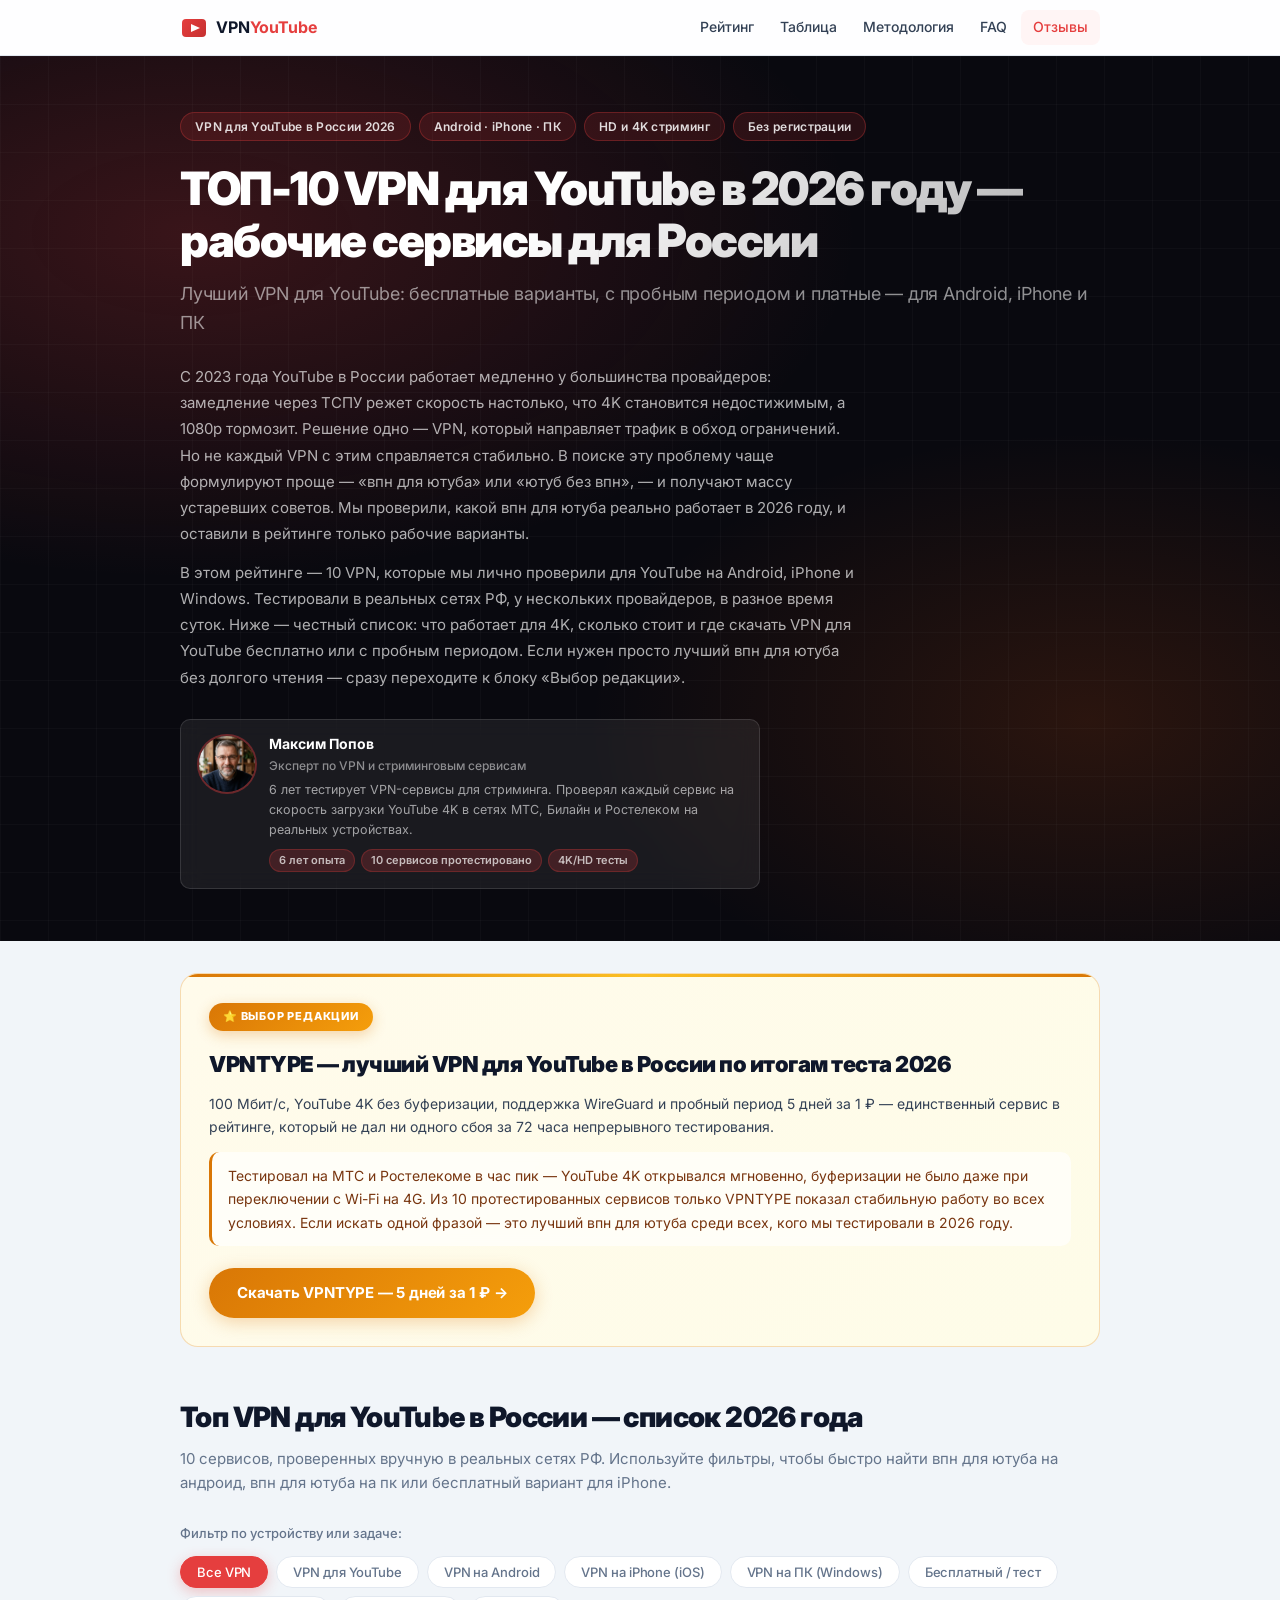
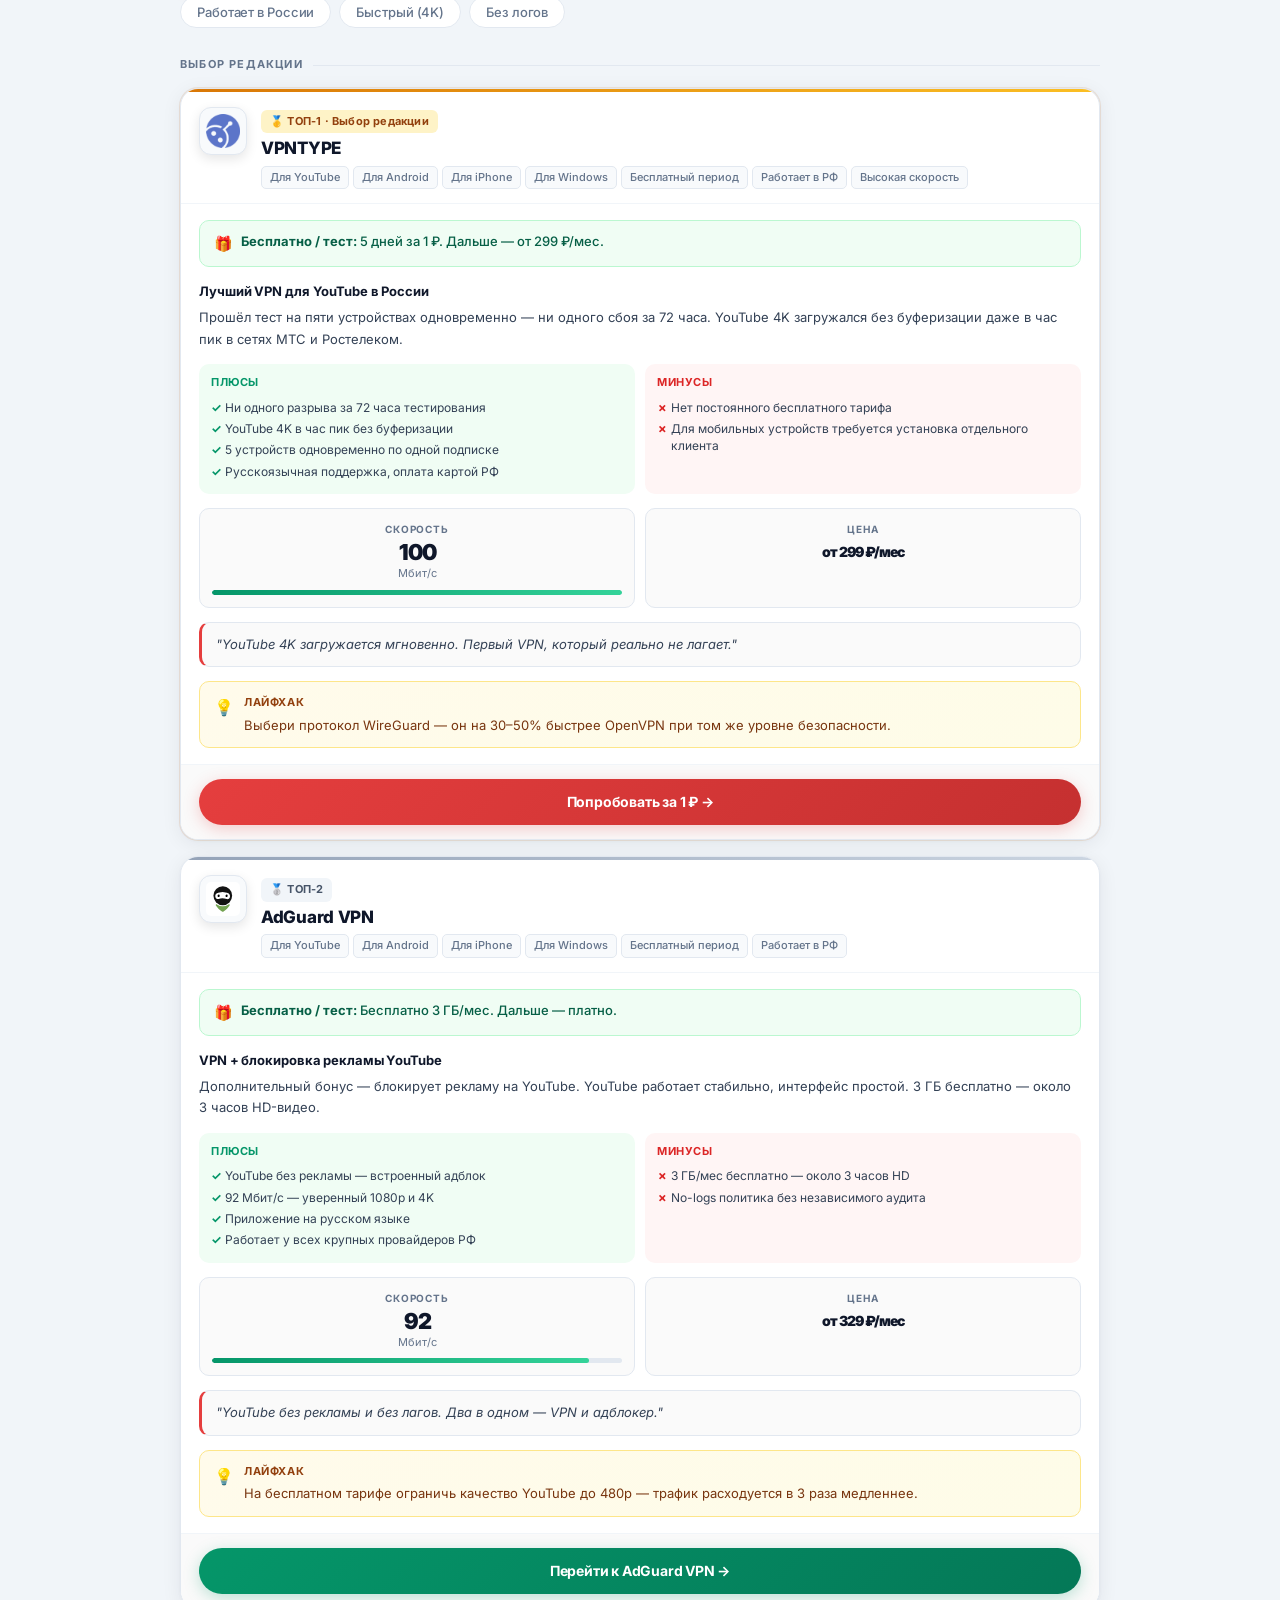
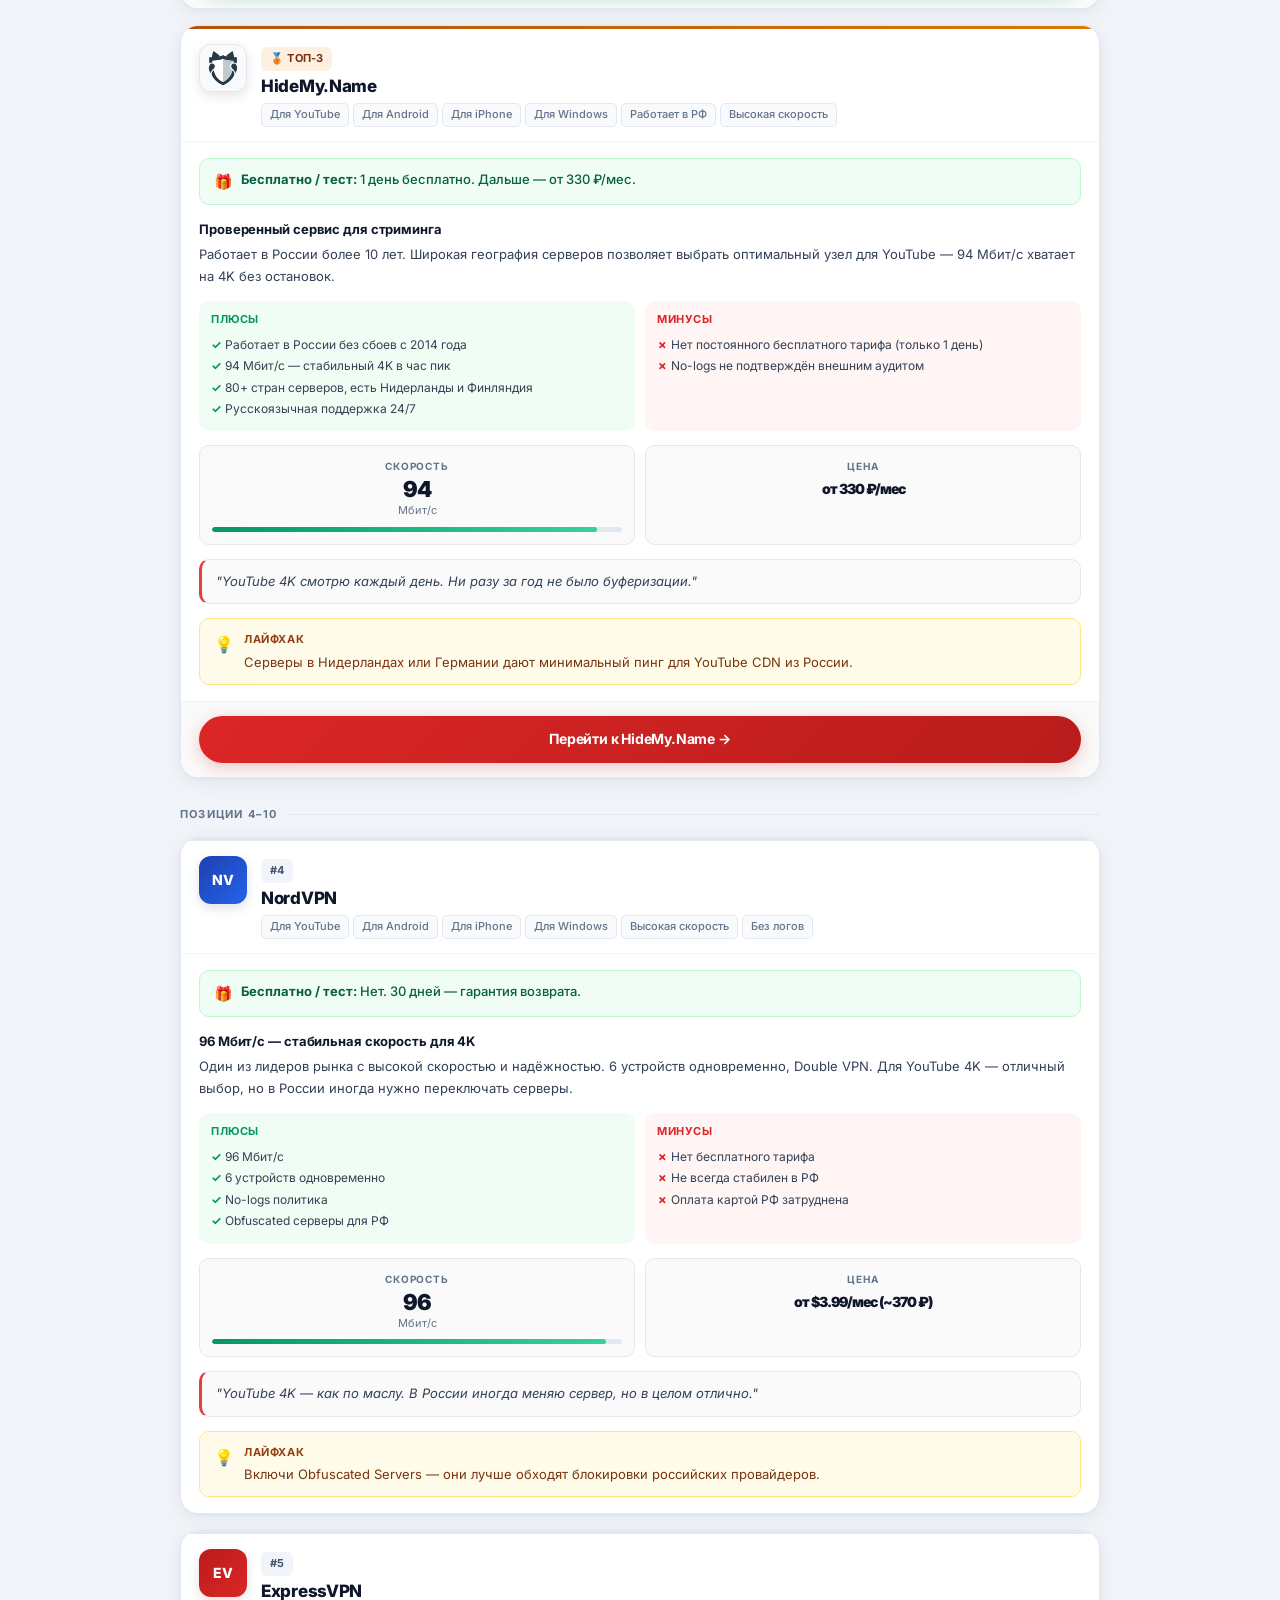
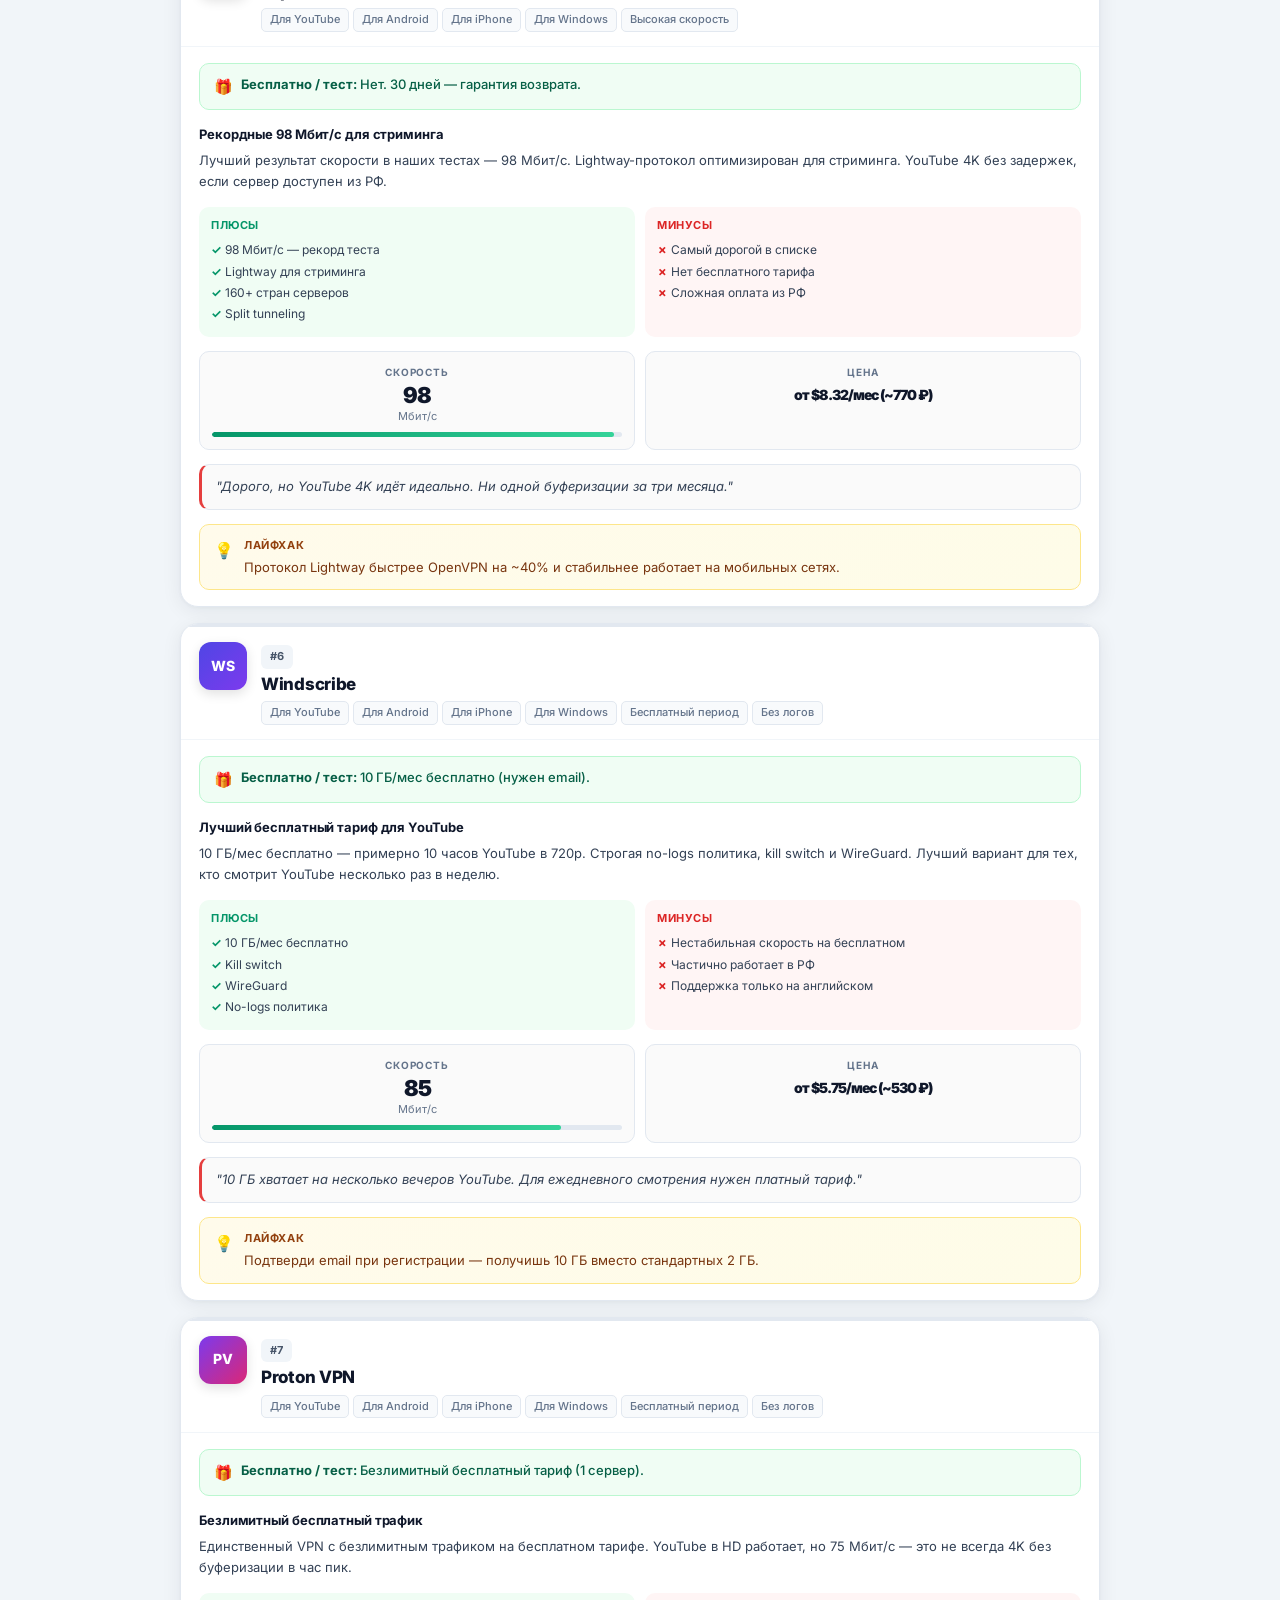
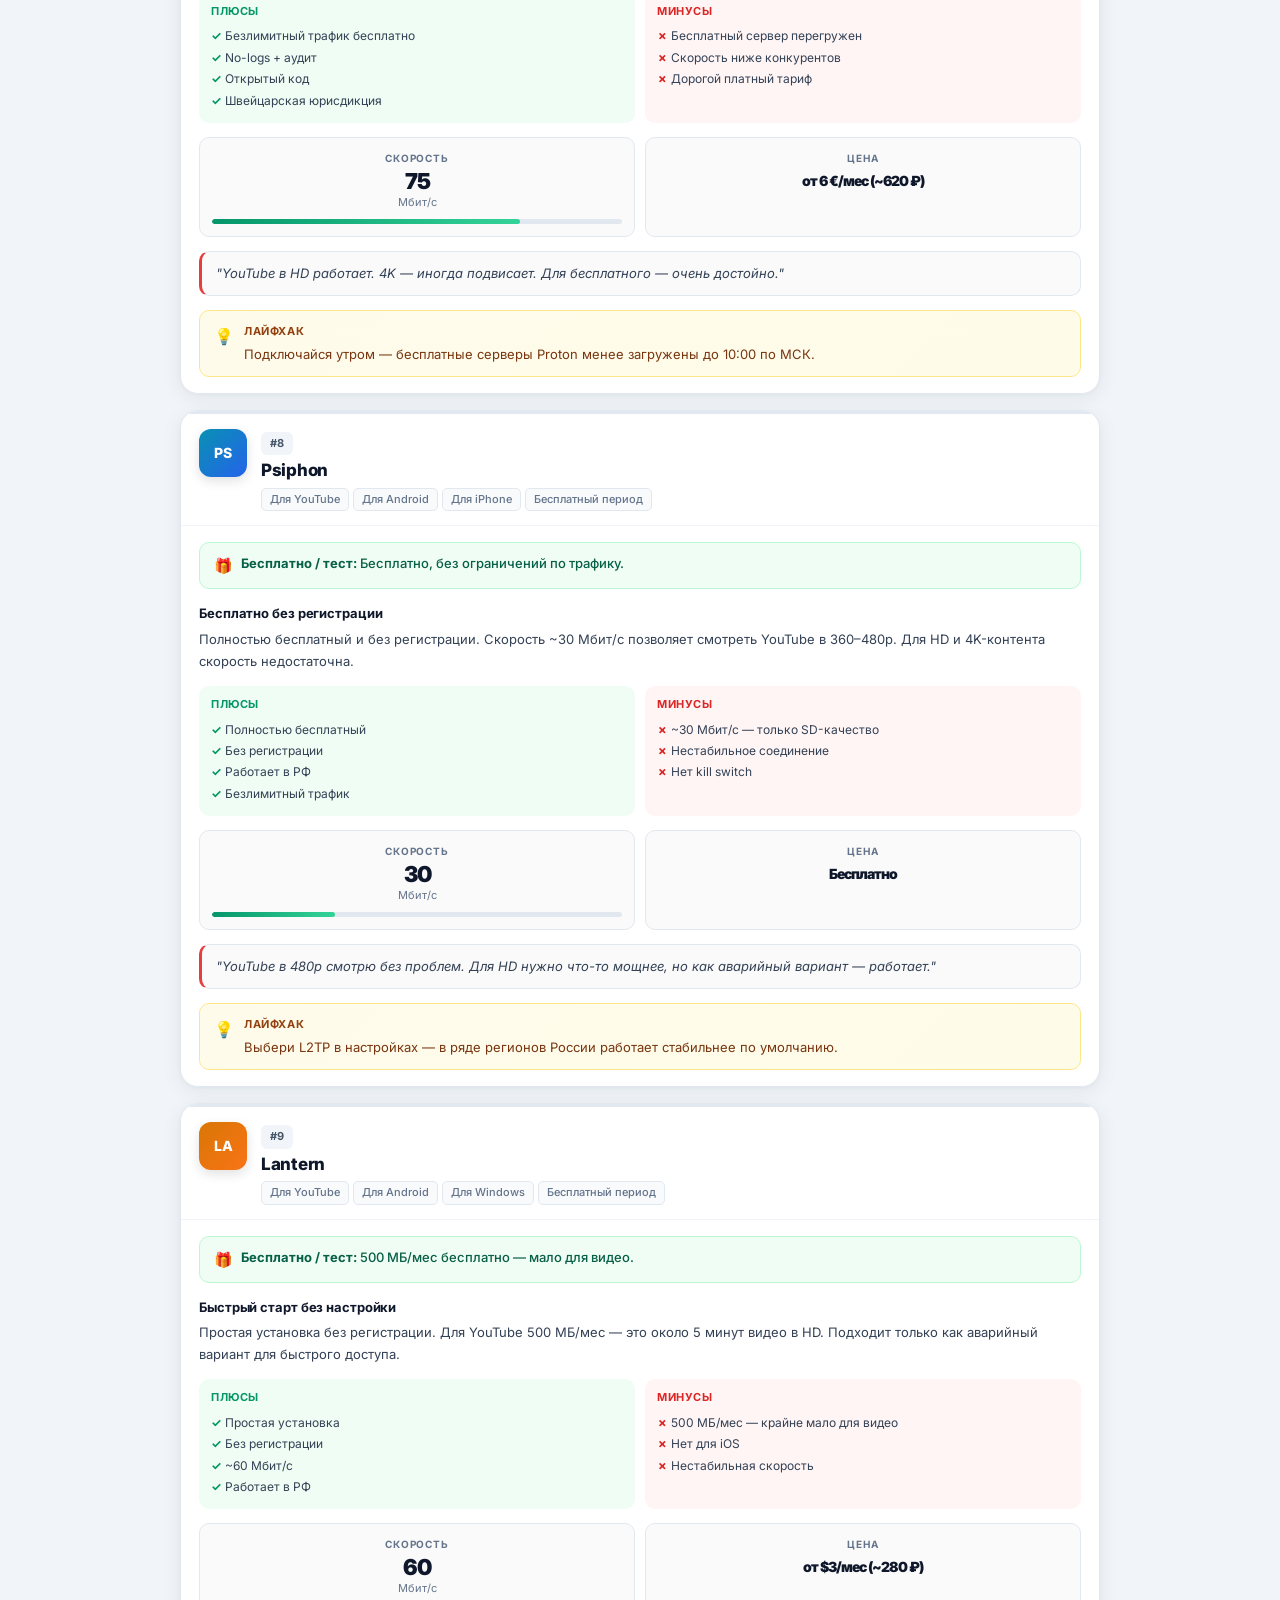
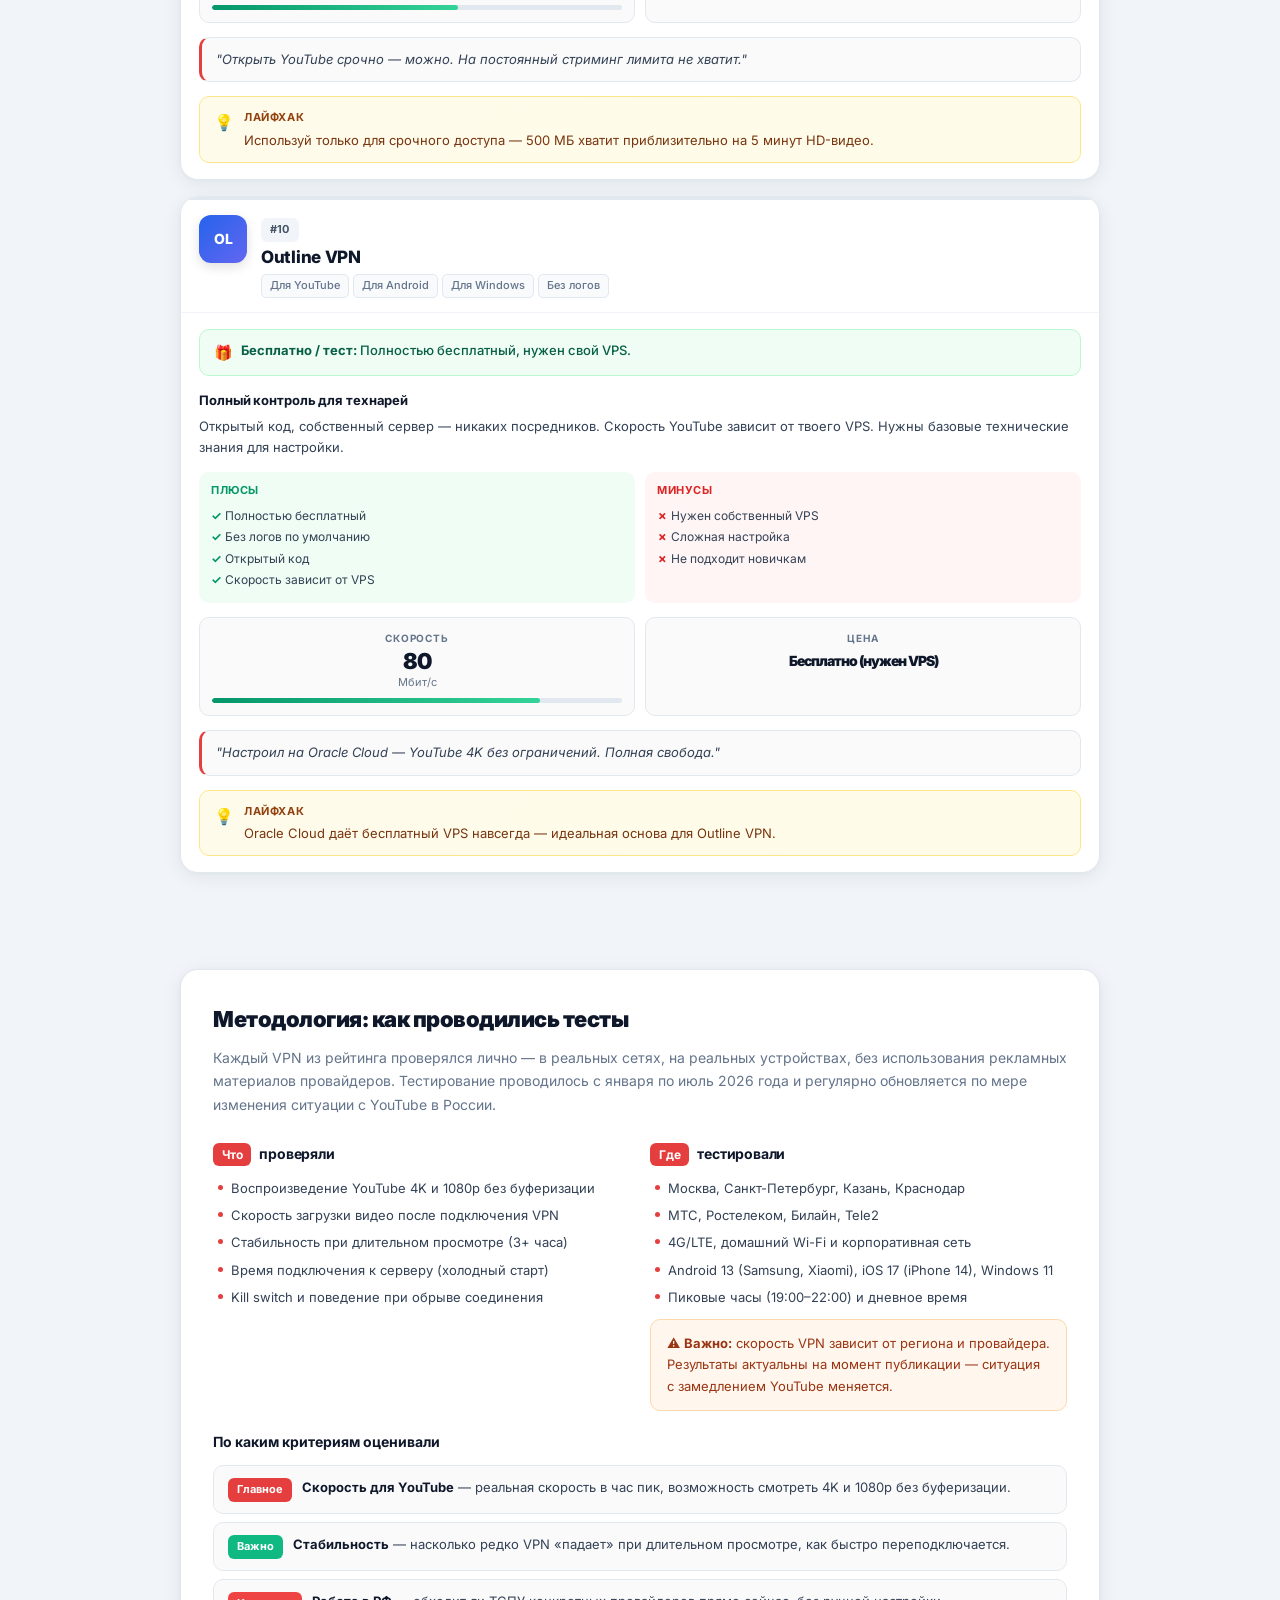
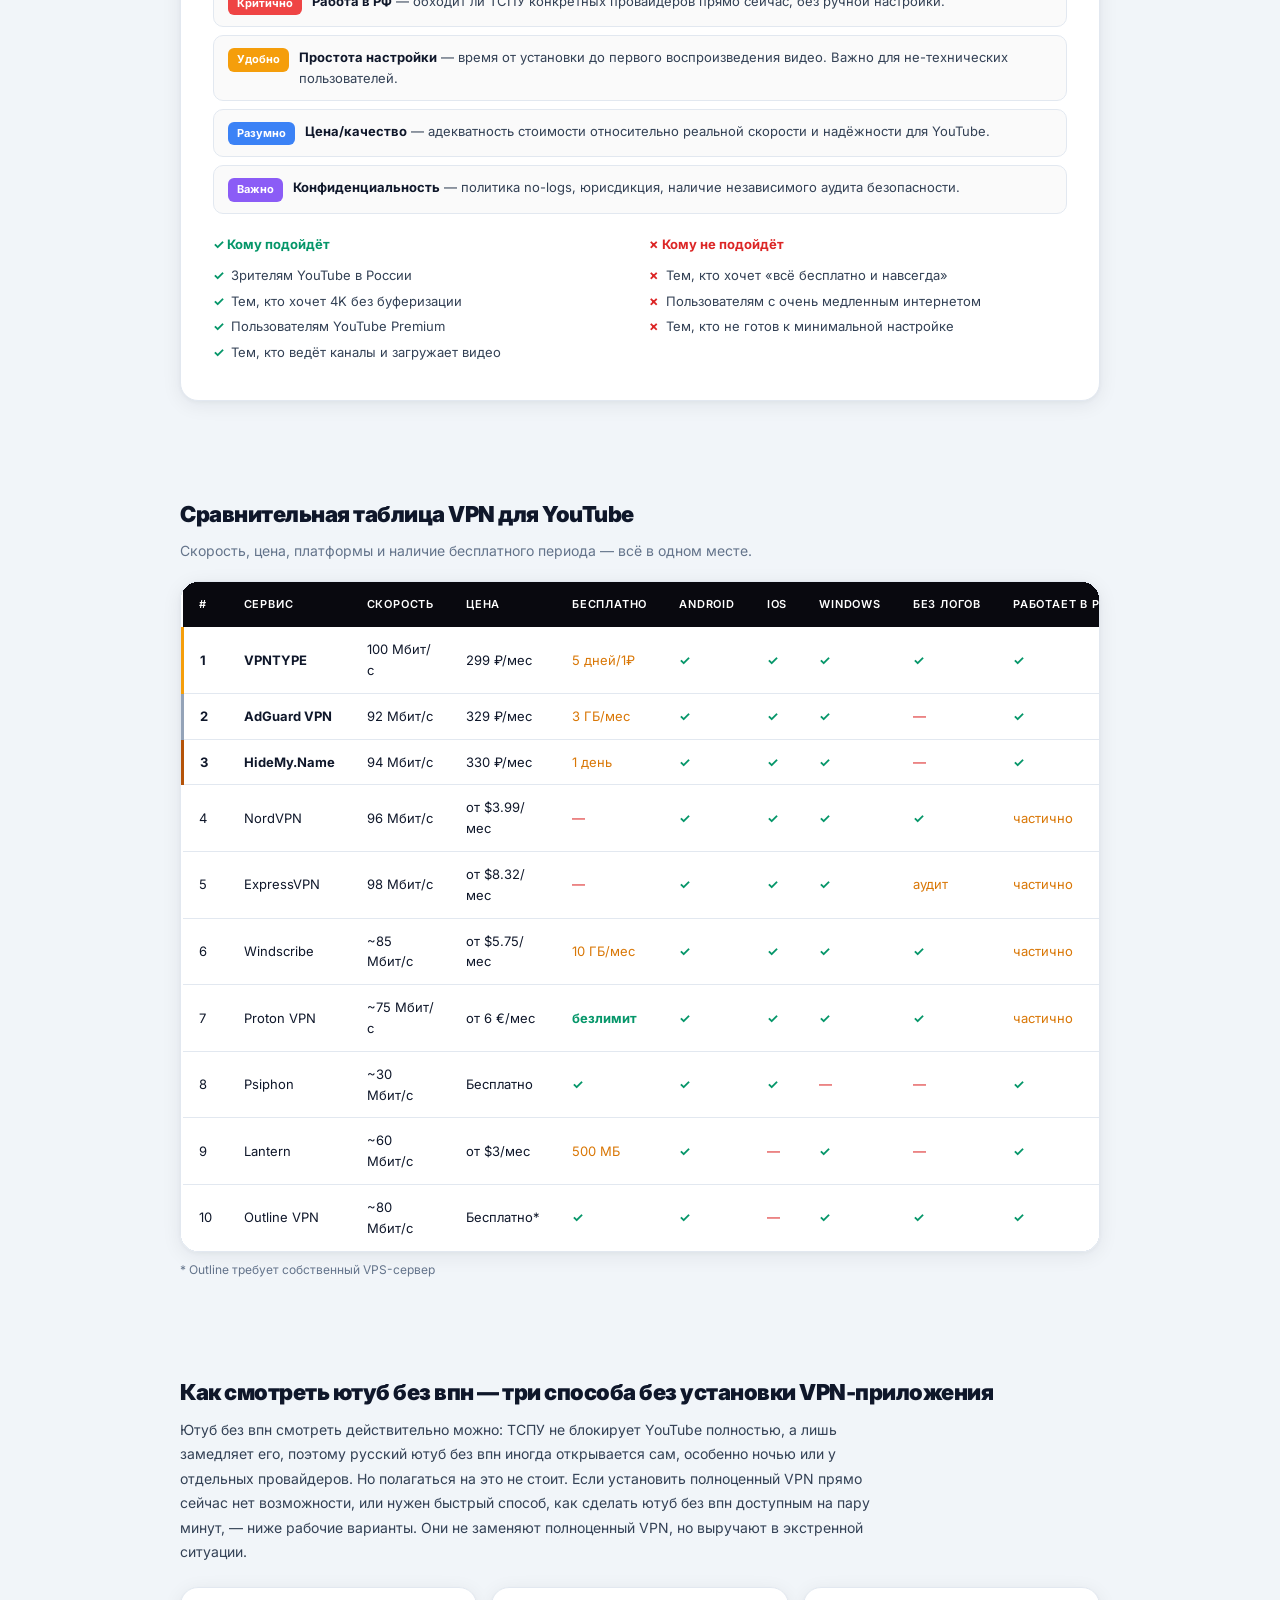
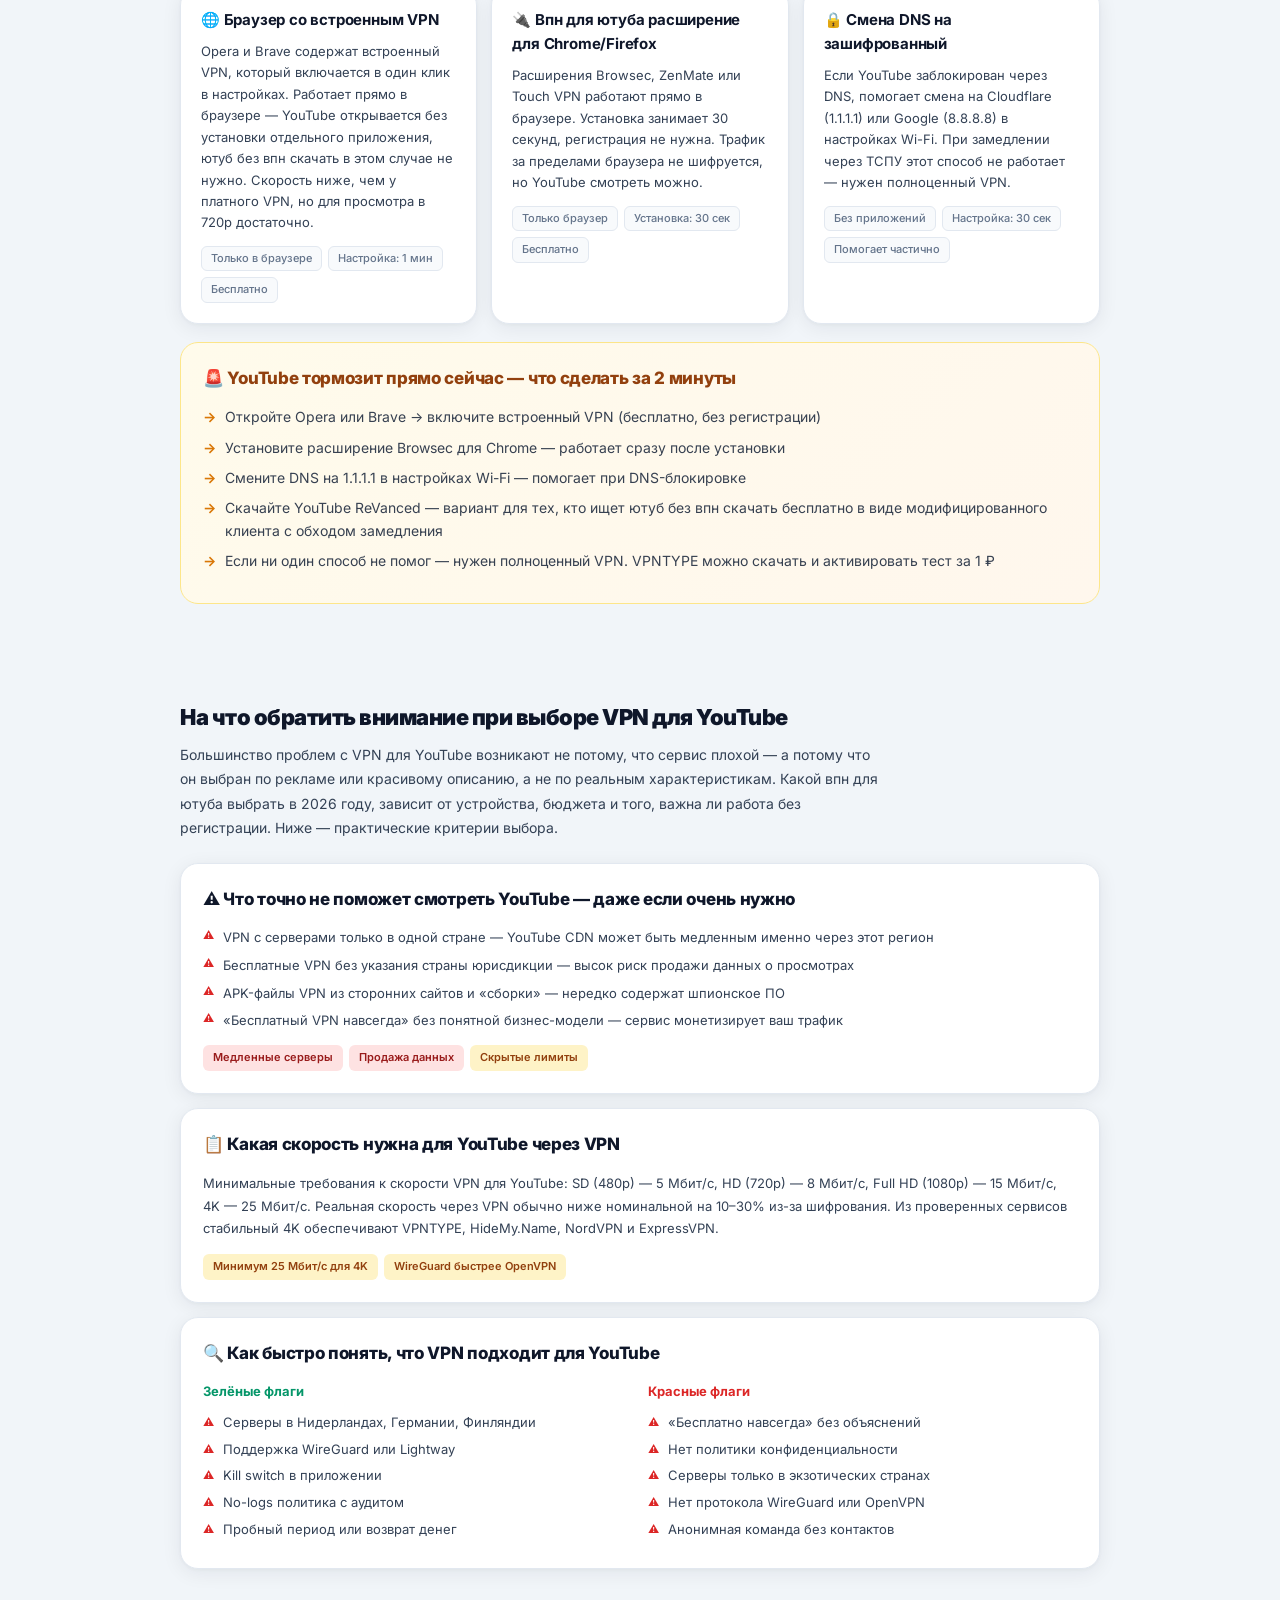
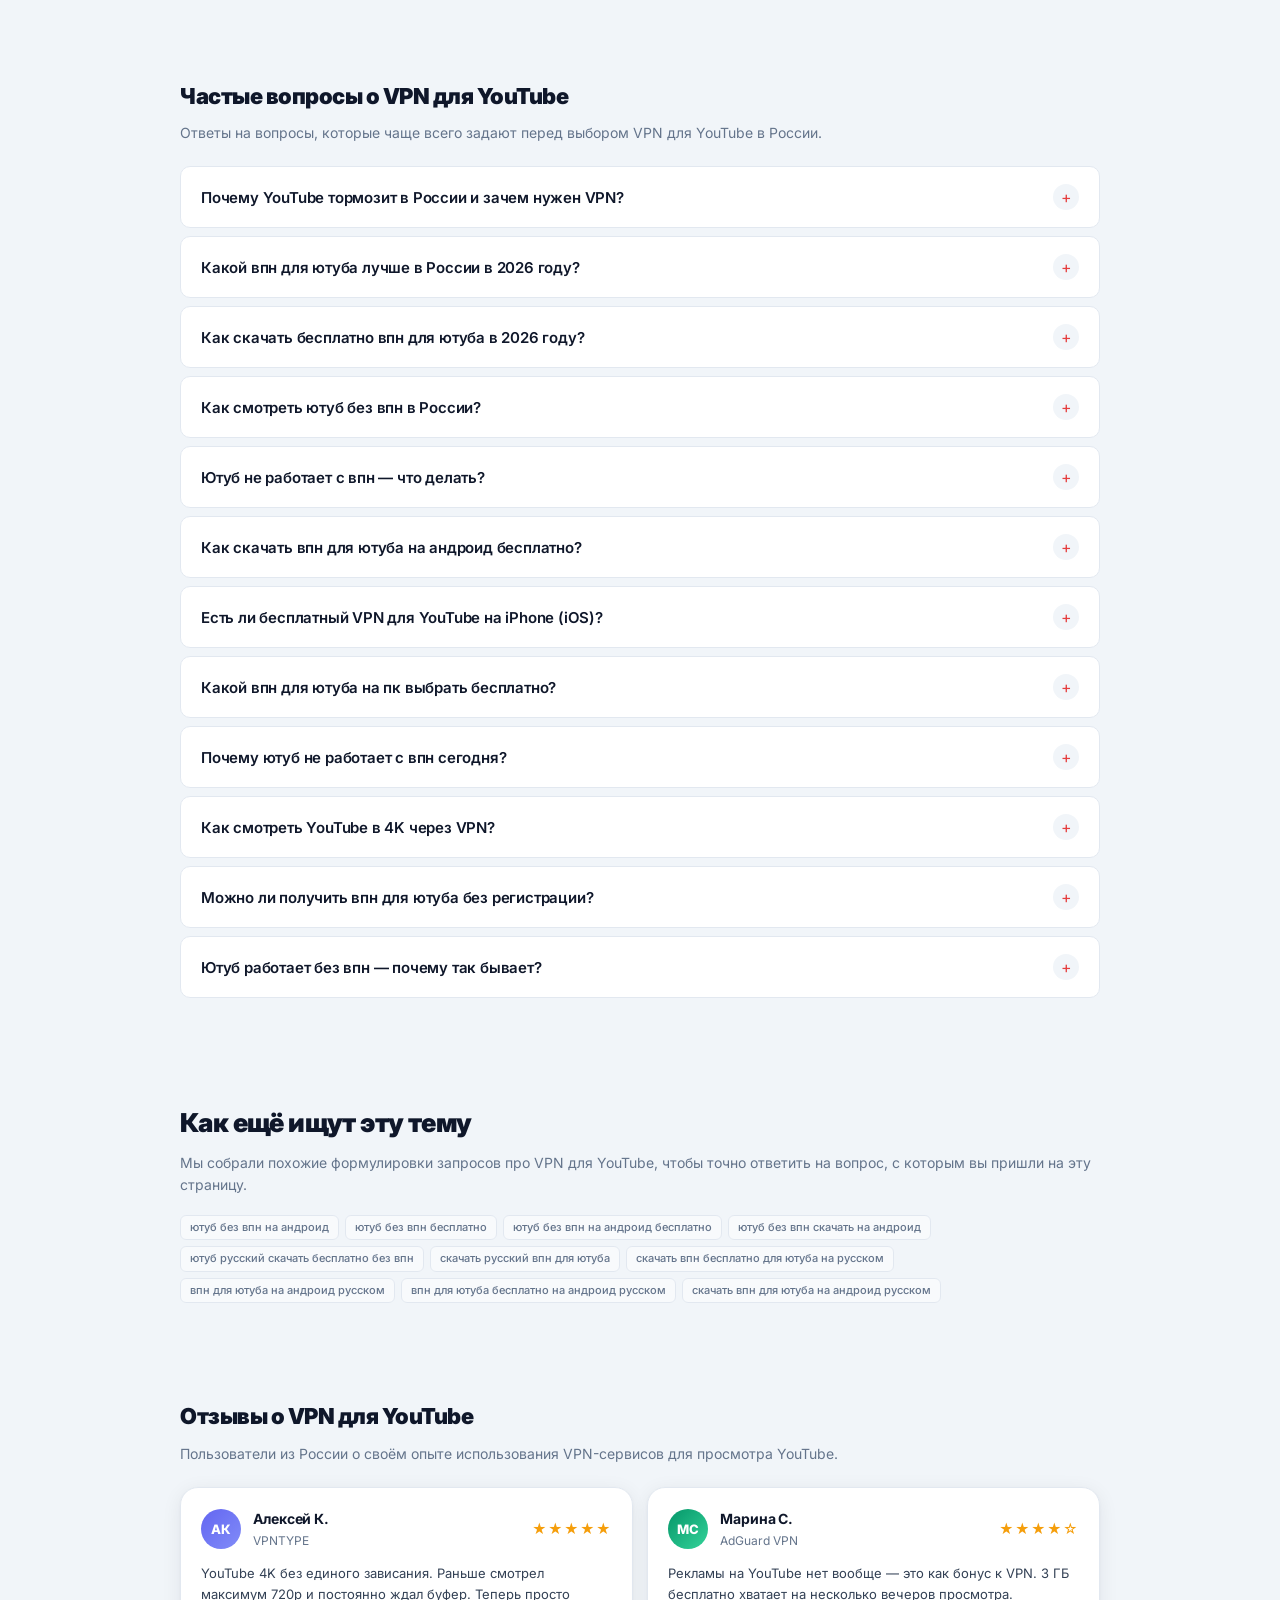
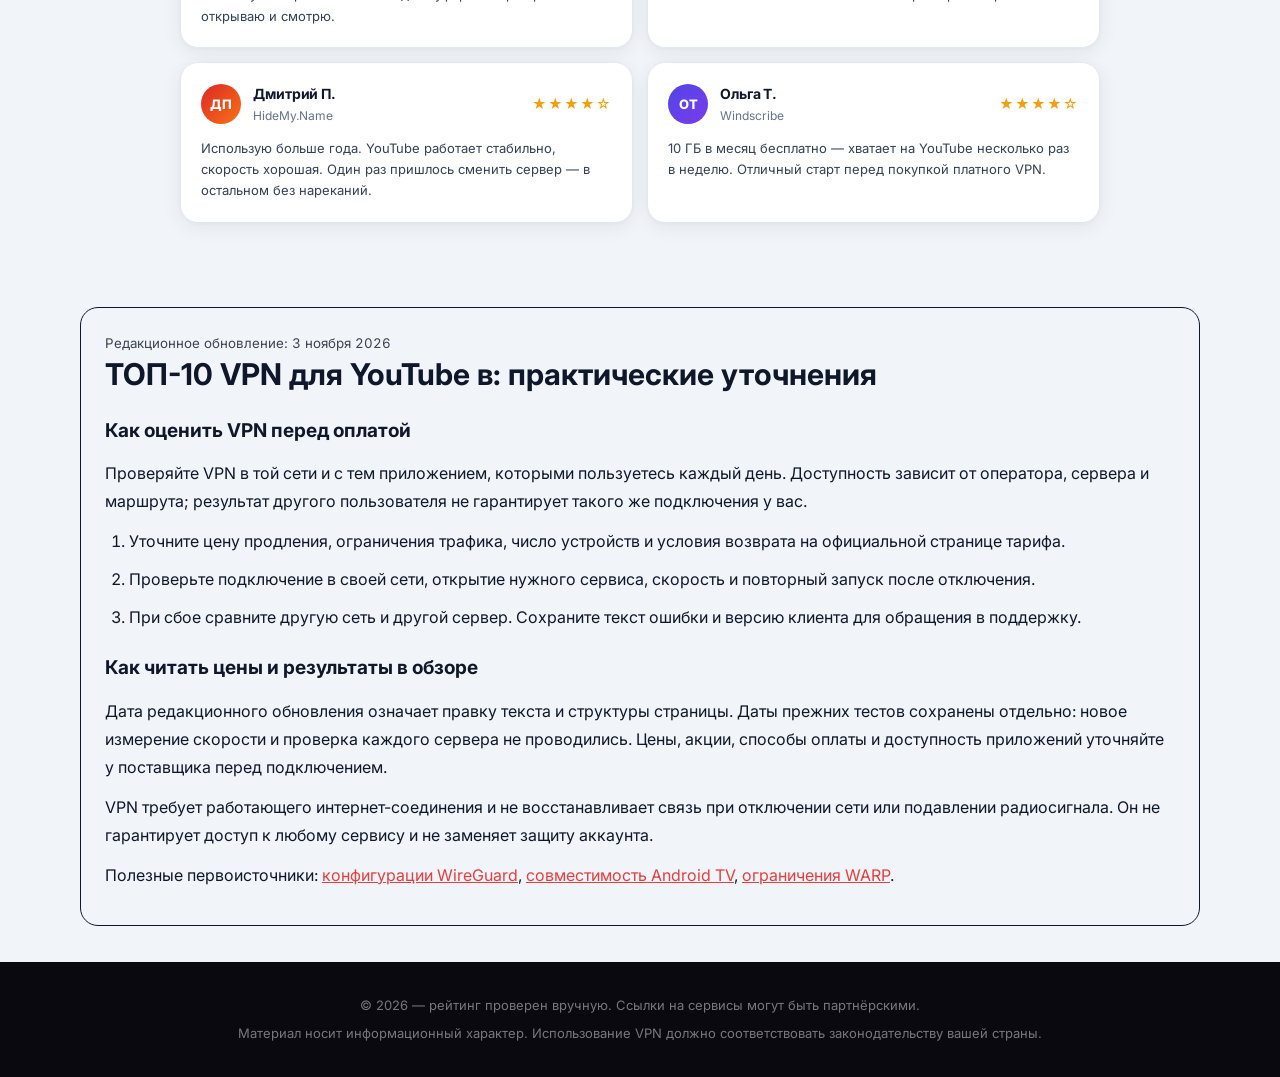
<file: index.html>
<!DOCTYPE html>
<html lang="ru">
<head>
<meta charset="UTF-8">
<meta name="viewport" content="width=device-width, initial-scale=1.0">
<title>ТОП-10 VPN для YouTube в 2026 году — рабочие сервисы для России</title>

<link rel="icon" type="image/svg+xml" href="favicon.svg">
<link rel="shortcut icon" href="favicon.svg">
<meta name="theme-color" content="#e53e3e">
<link rel="stylesheet" href="styles.css">

<script type="application/ld+json">
{
  "@context": "https://schema.org",
  "@type": "Article",
  "headline": "ТОП-10 VPN для YouTube в 2026 году — рабочие сервисы для России",
  "description": "ТОП-10 VPN для YouTube в: выбор подключения, настройка и решение частых проблем. Что проверить перед оплатой VPN, ограничения и совместимость устройств. Обновлено 3 ноября 2026.",
  "datePublished": "2026-01-15",
  "dateModified": "2026-11-03",
  "author": {
    "@type": "Person",
    "name": "Максим Попов",
    "jobTitle": "Эксперт по VPN и стриминговым сервисам",
    "description": "6 лет тестирует VPN-сервисы для стриминга. Проверял каждый сервис на скорость загрузки YouTube 4K в сетях МТС, Билайн и Ростелеком."
  },
  "publisher": {
    "@type": "Organization",
    "name": "VPN Рейтинг"
  },
  "inLanguage": "ru"
}
</script>

<script type="application/ld+json">
{
  "@context": "https://schema.org",
  "@type": "FAQPage",
  "mainEntity": [
    {
      "@type": "Question",
      "name": "Почему YouTube тормозит в России и зачем нужен VPN?",
      "acceptedAnswer": {
        "@type": "Answer",
        "text": "С 2023 года Роскомнадзор замедляет YouTube через ТСПУ на сетях крупных провайдеров. Это не полная блокировка, но скорость загрузки падает до уровня, при котором 4K и часто даже 1080p не воспроизводятся без буферизации. VPN направляет трафик в обход ТСПУ через зарубежный сервер, восстанавливая нормальную скорость."
      }
    },
    {
      "@type": "Question",
      "name": "Какой впн для ютуба лучше выбрать в России в 2026 году?",
      "acceptedAnswer": {
        "@type": "Answer",
        "text": "По итогам личного тестирования в 2026 году VPNTYPE показал лучшую стабильность и скорость: 100 Мбит/с, ни одного сбоя за 72 часа, YouTube 4K без буферизации — это лучший впн для ютуба среди всех протестированных. На втором месте — HideMy.Name (94 Мбит/с) и AdGuard VPN (92 Мбит/с, бонус — блокировка рекламы на YouTube). Из бесплатных — Windscribe (10 ГБ/мес) или Proton VPN (безлимит, но медленнее)."
      }
    },
    {
      "@type": "Question",
      "name": "Как скачать бесплатно впн для ютуба в 2026 году?",
      "acceptedAnswer": {
        "@type": "Answer",
        "text": "Из бесплатных вариантов, чтобы скачать впн для ютуба бесплатно: Windscribe (10 ГБ/мес — около 10 часов YouTube в 720p), Proton VPN (безлимитный трафик, один сервер, скорость ниже), Psiphon (впн для ютуба без регистрации, ~30 Мбит/с — только SD-качество). У каждого бесплатного сервиса есть компромисс по скорости или объёму трафика."
      }
    },
    {
      "@type": "Question",
      "name": "Как смотреть ютуб без впн в России — на телефоне и на ПК?",
      "acceptedAnswer": {
        "@type": "Answer",
        "text": "Несколько способов, как сделать ютуб без впн доступным без установки VPN-приложения: 1) Браузер Opera или Brave со встроенным VPN — включается в один клик, бесплатно, подходит и для ютуб без впн на пк, и для мобильных. 2) Расширение для Chrome — Browsec или ZenMate. 3) Смена DNS на Cloudflare (1.1.1.1) — помогает при DNS-блокировке, но не при замедлении через ТСПУ. 4) Модифицированное приложение YouTube ReVanced — вариант для тех, кто ищет ютуб без впн скачать бесплатно на андроид."
      }
    },
    {
      "@type": "Question",
      "name": "Ютуб не работает с впн — почему и что делать?",
      "acceptedAnswer": {
        "@type": "Answer",
        "text": "Если ютуб не работает с впн, основные причины: 1) VPN подключён, но YouTube использует прямое соединение — проверьте kill switch и утечку DNS (2ip.ru). 2) Сервер VPN заблокирован или замедлен провайдером — смените сервер или включите режим obfuscation/stealth. 3) Серверы бесплатного VPN перегружены в час пик — попробуйте другое время или платный сервис."
      }
    },
    {
      "@type": "Question",
      "name": "Как скачать впн для ютуба на андроид бесплатно?",
      "acceptedAnswer": {
        "@type": "Answer",
        "text": "Впн для ютуба на андроид скачать проще всего из Google Play. В 2026 году стабильнее всего работают: Windscribe (10 ГБ/мес, есть в Google Play), Psiphon (бесплатно без регистрации, APK с официального сайта), Proton VPN (безлимит, официальное приложение в Google Play). Есть и русский впн для ютуб — VPNTYPE и HideMy.Name с интерфейсом на русском языке и поддержкой на русском. Скачивайте только из Google Play или с официального сайта разработчика — сторонние APK для впн для ютуба на андроид бесплатный скачать несут риск заражения устройства."
      }
    },
    {
      "@type": "Question",
      "name": "Есть ли бесплатный VPN для YouTube на iPhone?",
      "acceptedAnswer": {
        "@type": "Answer",
        "text": "Да. На iPhone работают: Proton VPN (в App Store, безлимитный бесплатный тариф), AdGuard VPN (3 ГБ/мес бесплатно), Psiphon (есть в App Store). Важно: устанавливайте только из официального App Store — сторонние источники для iOS несут высокий риск заражения."
      }
    },
    {
      "@type": "Question",
      "name": "Какой впн для ютуба на пк выбрать бесплатно?",
      "acceptedAnswer": {
        "@type": "Answer",
        "text": "Впн для ютуба на пк бесплатно проще всего получить через Windscribe (10 ГБ/мес) или расширение для браузера Opera VPN — скачать впн на пк для ютуба в этом случае можно прямо из магазина расширений браузера. Из платных для ПК на Windows лучшие варианты: VPNTYPE (100 Мбит/с, WireGuard, пробный период 5 дней за 1 ₽), HideMy.Name (94 Мбит/с, широкая география серверов), NordVPN и ExpressVPN (96–98 Мбит/с, для 4K)."
      }
    },
    {
      "@type": "Question",
      "name": "Почему ютуб не работает с впн сегодня?",
      "acceptedAnswer": {
        "@type": "Answer",
        "text": "Если разбираться, почему ютуб не работает с впн именно сегодня: 1) Провайдер заблокировал IP-адрес данного VPN-сервера — смените сервер на другую страну. 2) Истёк бесплатный лимит трафика. 3) Сервер VPN перегружен в час пик — попробуйте другой сервер или соединитесь повторно. 4) На бесплатном VPN нет поддержки нужного протокола — проверьте в настройках. Вопрос «почему ютуб впн» обычно возникает как раз в такие моменты — напомним, что без VPN YouTube в России часто просто медленный, а не полностью недоступный."
      }
    },
    {
      "@type": "Question",
      "name": "Как смотреть YouTube в 4K через VPN?",
      "acceptedAnswer": {
        "@type": "Answer",
        "text": "Для YouTube 4K нужно минимум 25 Мбит/с стабильной скорости через VPN. Рекомендации: выберите протокол WireGuard вместо OpenVPN (быстрее на 30–50%), подключитесь к серверу в Нидерландах или Германии (минимальный пинг до YouTube CDN из России), проверьте скорость через speedtest.net с активным VPN. VPNTYPE, HideMy.Name и NordVPN показали стабильный 4K в наших тестах."
      }
    },
    {
      "@type": "Question",
      "name": "Можно ли получить впн для ютуба без регистрации?",
      "acceptedAnswer": {
        "@type": "Answer",
        "text": "Да. Впн для ютуба без регистрации и без почты предлагает Psiphon — устанавливается и работает сразу после скачивания. Lantern тоже не требует регистрации, но даёт всего 500 МБ/мес. Если нужен впн для ютуба бесплатно без регистрации и с более высокой скоростью, у большинства платных сервисов есть браузерное расширение, которое запускается без создания аккаунта."
      }
    },
    {
      "@type": "Question",
      "name": "Ютуб работает без впн — почему так бывает и на что это влияет?",
      "acceptedAnswer": {
        "@type": "Answer",
        "text": "Иногда ютуб работает без впн — это происходит потому, что ТСПУ замедляет YouTube не для всех провайдеров и не круглосуточно одинаково: ночью или на некоторых сетях (например, Tele2) скорость может быть выше. Это не значит, что блокировка снята — при следующем обновлении правил YouTube без VPN снова может стать медленным, поэтому держать VPN под рукой стоит в любом случае."
      }
    }
  ]
}
</script>

<script type="application/ld+json">
{
  "@context": "https://schema.org",
  "@type": "ItemList",
  "name": "ТОП-10 VPN для YouTube в России 2026",
  "description": "Рейтинг VPN-сервисов для YouTube, проверенных в реальных сетях РФ в 2026 году",
  "numberOfItems": 10,
  "itemListElement": [
    {
      "@type": "ListItem",
      "position": 1,
      "name": "VPNTYPE",
      "description": "Лучший VPN для YouTube в России: 4K без буферизации, 100 Мбит/с, пробный период 5 дней за 1 ₽, WireGuard",
      "url": "https://vk.cc/cUpjZq"
    },
    {
      "@type": "ListItem",
      "position": 2,
      "name": "AdGuard VPN",
      "description": "VPN со встроенной блокировкой рекламы YouTube, 3 ГБ/мес бесплатно, работает в России",
      "url": "https://vk.cc/cUxOkm"
    },
    {
      "@type": "ListItem",
      "position": 3,
      "name": "HideMy.Name",
      "description": "Проверенный сервис для стриминга: 94 Мбит/с, 1 день бесплатного тестирования, работает в РФ",
      "url": "https://vk.cc/cUxOxl"
    },
    {
      "@type": "ListItem",
      "position": 4,
      "name": "NordVPN",
      "description": "96 Мбит/с, 6 устройств, Obfuscated серверы для обхода блокировок в России"
    },
    {
      "@type": "ListItem",
      "position": 5,
      "name": "ExpressVPN",
      "description": "98 Мбит/с, Lightway-протокол для стриминга, 160+ стран серверов"
    },
    {
      "@type": "ListItem",
      "position": 6,
      "name": "Windscribe",
      "description": "10 ГБ/мес бесплатно — лучший бесплатный тариф для YouTube"
    },
    {
      "@type": "ListItem",
      "position": 7,
      "name": "Proton VPN",
      "description": "Безлимитный бесплатный тариф, no-logs, швейцарская юрисдикция"
    },
    {
      "@type": "ListItem",
      "position": 8,
      "name": "Psiphon",
      "description": "Полностью бесплатный без регистрации, ~30 Мбит/с, работает в России"
    },
    {
      "@type": "ListItem",
      "position": 9,
      "name": "Lantern",
      "description": "Простой старт без регистрации, 500 МБ/мес бесплатно, ~60 Мбит/с"
    },
    {
      "@type": "ListItem",
      "position": 10,
      "name": "Outline VPN",
      "description": "Бесплатный open-source VPN на базе Shadowsocks, требует собственный VPS"
    }
  ]
}
</script>

<meta property="og:type" content="article">
<link rel="stylesheet" href="editorial-refresh.css">

<meta name="description" content="ТОП-10 VPN для YouTube в: выбор подключения, настройка и решение частых проблем. Что проверить перед оплатой VPN, ограничения и совместимость устройств. Обновлено 3 ноября 2026.">
<meta property="og:title" content="ТОП-10 VPN для YouTube в 2026 году — рабочие сервисы для России">
<meta property="og:description" content="ТОП-10 VPN для YouTube в: выбор подключения, настройка и решение частых проблем. Что проверить перед оплатой VPN, ограничения и совместимость устройств. Обновлено 3 ноября 2026.">
<meta property="og:locale" content="ru_RU">
<meta name="twitter:card" content="summary">
<meta name="twitter:title" content="ТОП-10 VPN для YouTube в 2026 году — рабочие сервисы для России">
<meta name="twitter:description" content="ТОП-10 VPN для YouTube в: выбор подключения, настройка и решение частых проблем. Что проверить перед оплатой VPN, ограничения и совместимость устройств. Обновлено 3 ноября 2026.">
<meta name="robots" content="index, follow, max-image-preview:large">
</head>
<body>

<!-- ===== HEADER ===== -->
<header class="site-header" id="siteHeader">
  <div class="container header-inner">
    <a href="#" class="header-logo" aria-label="На главную">
      <svg class="header-logo-icon" width="28" height="28" viewBox="0 0 28 28" fill="none" xmlns="http://www.w3.org/2000/svg" aria-hidden="true">
        <rect x="2" y="5" width="24" height="18" rx="4" fill="url(#ytGrad)"/>
        <polygon points="11,10 20,14 11,18" fill="white"/>
        <defs>
          <linearGradient id="ytGrad" x1="2" y1="5" x2="26" y2="23" gradientUnits="userSpaceOnUse">
            <stop offset="0%" stop-color="#e53e3e"/>
            <stop offset="100%" stop-color="#c53030"/>
          </linearGradient>
        </defs>
      </svg>
      <span class="header-logo-text">VPN<span class="header-logo-accent">YouTube</span></span>
    </a>
    <nav class="header-nav" id="headerNav" aria-label="Навигация по странице">
      <a href="#rating" class="nav-link">Рейтинг</a>
      <a href="#table" class="nav-link">Таблица</a>
      <a href="#methodology" class="nav-link">Методология</a>
      <a href="#faq" class="nav-link">FAQ</a>
      <a href="#reviews" class="nav-link">Отзывы</a>
    </nav>
    <button class="header-burger" id="headerBurger" aria-label="Открыть меню" aria-expanded="false" aria-controls="mobileMenu">
      <span></span><span></span><span></span>
    </button>
  </div>
</header>

<!-- ===== MOBILE MENU ===== -->
<div class="mobile-menu" id="mobileMenu" aria-hidden="true">
  <a href="#rating"      class="mobile-nav-link"><span class="mnl-num">01</span><span class="mnl-text">Рейтинг VPN</span></a>
  <a href="#table"       class="mobile-nav-link"><span class="mnl-num">02</span><span class="mnl-text">Сравнительная таблица</span></a>
  <a href="#methodology" class="mobile-nav-link"><span class="mnl-num">03</span><span class="mnl-text">Методология тестов</span></a>
  <a href="#faq"         class="mobile-nav-link"><span class="mnl-num">04</span><span class="mnl-text">Частые вопросы</span></a>
  <a href="#reviews"     class="mobile-nav-link"><span class="mnl-num">05</span><span class="mnl-text">Отзывы пользователей</span></a>
</div>

<!-- ===== HERO ===== -->
<section class="hero">
  <div class="container">
    <div class="hero-tags">
      <span class="hero-tag">VPN для YouTube в России 2026</span>
      <span class="hero-tag">Android · iPhone · ПК</span>
      <span class="hero-tag">HD и 4K стриминг</span>
      <span class="hero-tag">Без регистрации</span>
    </div>
    <h1>ТОП-10 VPN для YouTube в 2026 году — рабочие сервисы для России</h1>
    <p class="hero-subtitle">Лучший VPN для YouTube: бесплатные варианты, с пробным периодом и платные — для Android, iPhone и ПК</p>
    <div class="hero-intro">
      <p>С 2023 года YouTube в России работает медленно у большинства провайдеров: замедление через ТСПУ режет скорость настолько, что 4K становится недостижимым, а 1080p тормозит. Решение одно — VPN, который направляет трафик в обход ограничений. Но не каждый VPN с этим справляется стабильно. В поиске эту проблему чаще формулируют проще — «впн для ютуба» или «ютуб без впн», — и получают массу устаревших советов. Мы проверили, какой впн для ютуба реально работает в 2026 году, и оставили в рейтинге только рабочие варианты.</p>
      <p>В этом рейтинге — 10 VPN, которые мы лично проверили для YouTube на Android, iPhone и Windows. Тестировали в реальных сетях РФ, у нескольких провайдеров, в разное время суток. Ниже — честный список: что работает для 4K, сколько стоит и где скачать VPN для YouTube бесплатно или с пробным периодом. Если нужен просто лучший впн для ютуба без долгого чтения — сразу переходите к блоку «Выбор редакции».</p>
    </div>
    <div class="author-block" itemscope itemtype="https://schema.org/Person">
      <div class="author-photo-wrap">
        <img src="author.jpg" alt="Фото Максима Попова" class="author-photo" itemprop="image" loading="lazy" decoding="async">
      </div>
      <div class="author-info">
        <div class="author-name" itemprop="name">Максим Попов</div>
        <div class="author-title" itemprop="jobTitle">Эксперт по VPN и стриминговым сервисам</div>
        <p itemprop="description">6 лет тестирует VPN-сервисы для стриминга. Проверял каждый сервис на скорость загрузки YouTube 4K в сетях МТС, Билайн и Ростелеком на реальных устройствах.</p>
        <div class="author-badges">
          <span class="author-badge">6 лет опыта</span>
          <span class="author-badge">10 сервисов протестировано</span>
          <span class="author-badge">4K/HD тесты</span>
        </div>
      </div>
    </div>
  </div>
</section>

<!-- ===== EDITORIAL CHOICE ===== -->
<section style="padding:32px 0 0">
  <div class="container">
    <div class="editorial">
      <div class="editorial-badge">⭐ Выбор редакции</div>
      <h3>VPNTYPE — лучший VPN для YouTube в России по итогам теста 2026</h3>
      <p class="editorial-benefit">100 Мбит/с, YouTube 4K без буферизации, поддержка WireGuard и пробный период 5 дней за 1 ₽ — единственный сервис в рейтинге, который не дал ни одного сбоя за 72 часа непрерывного тестирования.</p>
      <div class="editorial-why">Тестировал на МТС и Ростелекоме в час пик — YouTube 4K открывался мгновенно, буферизации не было даже при переключении с Wi-Fi на 4G. Из 10 протестированных сервисов только VPNTYPE показал стабильную работу во всех условиях. Если искать одной фразой — это лучший впн для ютуба среди всех, кого мы тестировали в 2026 году.</div>
      <a href="https://vk.cc/cUpjZq" class="editorial-cta" target="_blank" rel="nofollow">Скачать VPNTYPE — 5 дней за 1 ₽ →</a>
    </div>
  </div>
</section>

<!-- ===== RATING ===== -->
<section id="rating" class="rating-section">
  <div class="container">
    <h2 class="section-title">Топ VPN для YouTube в России — список 2026 года</h2>
    <p class="section-desc">10 сервисов, проверенных вручную в реальных сетях РФ. Используйте фильтры, чтобы быстро найти впн для ютуба на андроид, впн для ютуба на пк или бесплатный вариант для iPhone.</p>

    <div class="filter-section">
      <p class="filter-label">Фильтр по устройству или задаче:</p>
      <div class="filter-tags" id="filterTags">
        <button class="filter-tag active" data-tag="all">Все VPN</button>
        <button class="filter-tag" data-tag="Для YouTube">VPN для YouTube</button>
        <button class="filter-tag" data-tag="Для Android">VPN на Android</button>
        <button class="filter-tag" data-tag="Для iPhone">VPN на iPhone (iOS)</button>
        <button class="filter-tag" data-tag="Для Windows">VPN на ПК (Windows)</button>
        <button class="filter-tag" data-tag="Бесплатный период">Бесплатный / тест</button>
        <button class="filter-tag" data-tag="Работает в РФ">Работает в России</button>
        <button class="filter-tag" data-tag="Высокая скорость">Быстрый (4K)</button>
        <button class="filter-tag" data-tag="Без логов">Без логов</button>
      </div>
    </div>

    <div id="ratingGrid" class="mt-24">
      <!-- Cards rendered by JS -->
    </div>
  </div>
</section>

<!-- ===== METHODOLOGY ===== -->
<section id="methodology">
  <div class="container">
    <div class="methodology">
      <h2 class="section-title">Методология: как проводились тесты</h2>
      <p class="section-desc">Каждый VPN из рейтинга проверялся лично — в реальных сетях, на реальных устройствах, без использования рекламных материалов провайдеров. Тестирование проводилось с января по июль 2026 года и регулярно обновляется по мере изменения ситуации с YouTube в России.</p>
      <div class="method-grid">
        <div class="method-block">
          <h4><span>Что</span> проверяли</h4>
          <ul>
            <li>Воспроизведение YouTube 4K и 1080p без буферизации</li>
            <li>Скорость загрузки видео после подключения VPN</li>
            <li>Стабильность при длительном просмотре (3+ часа)</li>
            <li>Время подключения к серверу (холодный старт)</li>
            <li>Kill switch и поведение при обрыве соединения</li>
          </ul>
        </div>
        <div class="method-block">
          <h4><span>Где</span> тестировали</h4>
          <ul>
            <li>Москва, Санкт-Петербург, Казань, Краснодар</li>
            <li>МТС, Ростелеком, Билайн, Tele2</li>
            <li>4G/LTE, домашний Wi-Fi и корпоративная сеть</li>
            <li>Android 13 (Samsung, Xiaomi), iOS 17 (iPhone 14), Windows 11</li>
            <li>Пиковые часы (19:00–22:00) и дневное время</li>
          </ul>
          <div class="note-block" style="grid-column:auto;margin-top:12px">⚠️ <strong>Важно:</strong> скорость VPN зависит от региона и провайдера. Результаты актуальны на момент публикации — ситуация с замедлением YouTube меняется.</div>
        </div>
        <div class="criteria-list">
          <div style="font-size:14px;font-weight:700;margin-bottom:4px">По каким критериям оценивали</div>
          <div class="criteria-item">
            <span class="criteria-tag" style="background:#e53e3e">Главное</span>
            <div class="criteria-text"><strong>Скорость для YouTube</strong> — реальная скорость в час пик, возможность смотреть 4K и 1080p без буферизации.</div>
          </div>
          <div class="criteria-item">
            <span class="criteria-tag" style="background:#10b981">Важно</span>
            <div class="criteria-text"><strong>Стабильность</strong> — насколько редко VPN «падает» при длительном просмотре, как быстро переподключается.</div>
          </div>
          <div class="criteria-item">
            <span class="criteria-tag" style="background:#ef4444">Критично</span>
            <div class="criteria-text"><strong>Работа в РФ</strong> — обходит ли ТСПУ конкретных провайдеров прямо сейчас, без ручной настройки.</div>
          </div>
          <div class="criteria-item">
            <span class="criteria-tag" style="background:#f59e0b">Удобно</span>
            <div class="criteria-text"><strong>Простота настройки</strong> — время от установки до первого воспроизведения видео. Важно для не-технических пользователей.</div>
          </div>
          <div class="criteria-item">
            <span class="criteria-tag" style="background:#3b82f6">Разумно</span>
            <div class="criteria-text"><strong>Цена/качество</strong> — адекватность стоимости относительно реальной скорости и надёжности для YouTube.</div>
          </div>
          <div class="criteria-item">
            <span class="criteria-tag" style="background:#8b5cf6">Важно</span>
            <div class="criteria-text"><strong>Конфиденциальность</strong> — политика no-logs, юрисдикция, наличие независимого аудита безопасности.</div>
          </div>
        </div>
        <div class="fit-lists">
          <div class="fit-col fit-yes">
            <h4>✓ Кому подойдёт</h4>
            <ul>
              <li>Зрителям YouTube в России</li>
              <li>Тем, кто хочет 4K без буферизации</li>
              <li>Пользователям YouTube Premium</li>
              <li>Тем, кто ведёт каналы и загружает видео</li>
            </ul>
          </div>
          <div class="fit-col fit-no">
            <h4>✗ Кому не подойдёт</h4>
            <ul>
              <li>Тем, кто хочет «всё бесплатно и навсегда»</li>
              <li>Пользователям с очень медленным интернетом</li>
              <li>Тем, кто не готов к минимальной настройке</li>
            </ul>
          </div>
        </div>
      </div>
    </div>
  </div>
</section>

<!-- ===== COMPARISON TABLE ===== -->
<section id="table" class="table-section">
  <div class="container">
    <h2 class="section-title">Сравнительная таблица VPN для YouTube</h2>
    <p class="section-desc">Скорость, цена, платформы и наличие бесплатного периода — всё в одном месте.</p>
    <div class="table-wrap">
      <table>
        <thead>
          <tr>
            <th>#</th>
            <th>Сервис</th>
            <th>Скорость</th>
            <th>Цена</th>
            <th>Бесплатно</th>
            <th>Android</th>
            <th>iOS</th>
            <th>Windows</th>
            <th>Без логов</th>
            <th>Работает в РФ</th>
          </tr>
        </thead>
        <tbody>
          <tr class="tr-gold"><td><strong>1</strong></td><td><strong>VPNTYPE</strong></td><td>100 Мбит/с</td><td>299 ₽/мес</td><td class="partial-icon">5 дней/1₽</td><td class="yes-icon">✓</td><td class="yes-icon">✓</td><td class="yes-icon">✓</td><td class="yes-icon">✓</td><td class="yes-icon">✓</td></tr>
          <tr class="tr-silver"><td><strong>2</strong></td><td><strong>AdGuard VPN</strong></td><td>92 Мбит/с</td><td>329 ₽/мес</td><td class="partial-icon">3 ГБ/мес</td><td class="yes-icon">✓</td><td class="yes-icon">✓</td><td class="yes-icon">✓</td><td class="no-icon">—</td><td class="yes-icon">✓</td></tr>
          <tr class="tr-bronze"><td><strong>3</strong></td><td><strong>HideMy.Name</strong></td><td>94 Мбит/с</td><td>330 ₽/мес</td><td class="partial-icon">1 день</td><td class="yes-icon">✓</td><td class="yes-icon">✓</td><td class="yes-icon">✓</td><td class="no-icon">—</td><td class="yes-icon">✓</td></tr>
          <tr><td>4</td><td>NordVPN</td><td>96 Мбит/с</td><td>от $3.99/мес</td><td class="no-icon">—</td><td class="yes-icon">✓</td><td class="yes-icon">✓</td><td class="yes-icon">✓</td><td class="yes-icon">✓</td><td class="partial-icon">частично</td></tr>
          <tr><td>5</td><td>ExpressVPN</td><td>98 Мбит/с</td><td>от $8.32/мес</td><td class="no-icon">—</td><td class="yes-icon">✓</td><td class="yes-icon">✓</td><td class="yes-icon">✓</td><td class="partial-icon">аудит</td><td class="partial-icon">частично</td></tr>
          <tr><td>6</td><td>Windscribe</td><td>~85 Мбит/с</td><td>от $5.75/мес</td><td class="partial-icon">10 ГБ/мес</td><td class="yes-icon">✓</td><td class="yes-icon">✓</td><td class="yes-icon">✓</td><td class="yes-icon">✓</td><td class="partial-icon">частично</td></tr>
          <tr><td>7</td><td>Proton VPN</td><td>~75 Мбит/с</td><td>от 6 €/мес</td><td class="yes-icon">безлимит</td><td class="yes-icon">✓</td><td class="yes-icon">✓</td><td class="yes-icon">✓</td><td class="yes-icon">✓</td><td class="partial-icon">частично</td></tr>
          <tr><td>8</td><td>Psiphon</td><td>~30 Мбит/с</td><td>Бесплатно</td><td class="yes-icon">✓</td><td class="yes-icon">✓</td><td class="yes-icon">✓</td><td class="no-icon">—</td><td class="no-icon">—</td><td class="yes-icon">✓</td></tr>
          <tr><td>9</td><td>Lantern</td><td>~60 Мбит/с</td><td>от $3/мес</td><td class="partial-icon">500 МБ</td><td class="yes-icon">✓</td><td class="no-icon">—</td><td class="yes-icon">✓</td><td class="no-icon">—</td><td class="yes-icon">✓</td></tr>
          <tr><td>10</td><td>Outline VPN</td><td>~80 Мбит/с</td><td>Бесплатно*</td><td class="yes-icon">✓</td><td class="yes-icon">✓</td><td class="no-icon">—</td><td class="yes-icon">✓</td><td class="yes-icon">✓</td><td class="yes-icon">✓</td></tr>
        </tbody>
      </table>
    </div>
    <p style="font-size:12px;color:var(--text-muted);margin-top:8px">* Outline требует собственный VPS-сервер</p>
  </div>
</section>

<!-- ===== ALTERNATIVE METHODS ===== -->
<section class="alt-section">
  <div class="container">
    <h2 class="section-title">Как смотреть ютуб без впн — три способа без установки VPN-приложения</h2>
    <p class="alt-intro">Ютуб без впн смотреть действительно можно: ТСПУ не блокирует YouTube полностью, а лишь замедляет его, поэтому русский ютуб без впн иногда открывается сам, особенно ночью или у отдельных провайдеров. Но полагаться на это не стоит. Если установить полноценный VPN прямо сейчас нет возможности, или нужен быстрый способ, как сделать ютуб без впн доступным на пару минут, — ниже рабочие варианты. Они не заменяют полноценный VPN, но выручают в экстренной ситуации.</p>
    <div class="alt-cards">
      <div class="alt-card">
        <h4>🌐 Браузер со встроенным VPN</h4>
        <p>Opera и Brave содержат встроенный VPN, который включается в один клик в настройках. Работает прямо в браузере — YouTube открывается без установки отдельного приложения, ютуб без впн скачать в этом случае не нужно. Скорость ниже, чем у платного VPN, но для просмотра в 720p достаточно.</p>
        <div class="alt-tags">
          <span class="alt-tag">Только в браузере</span>
          <span class="alt-tag">Настройка: 1 мин</span>
          <span class="alt-tag">Бесплатно</span>
        </div>
      </div>
      <div class="alt-card">
        <h4>🔌 Впн для ютуба расширение для Chrome/Firefox</h4>
        <p>Расширения Browsec, ZenMate или Touch VPN работают прямо в браузере. Установка занимает 30 секунд, регистрация не нужна. Трафик за пределами браузера не шифруется, но YouTube смотреть можно.</p>
        <div class="alt-tags">
          <span class="alt-tag">Только браузер</span>
          <span class="alt-tag">Установка: 30 сек</span>
          <span class="alt-tag">Бесплатно</span>
        </div>
      </div>
      <div class="alt-card">
        <h4>🔒 Смена DNS на зашифрованный</h4>
        <p>Если YouTube заблокирован через DNS, помогает смена на Cloudflare (1.1.1.1) или Google (8.8.8.8) в настройках Wi-Fi. При замедлении через ТСПУ этот способ не работает — нужен полноценный VPN.</p>
        <div class="alt-tags">
          <span class="alt-tag">Без приложений</span>
          <span class="alt-tag">Настройка: 30 сек</span>
          <span class="alt-tag">Помогает частично</span>
        </div>
      </div>
    </div>
    <div class="express-block">
      <h4>🚨 YouTube тормозит прямо сейчас — что сделать за 2 минуты</h4>
      <ul>
        <li>Откройте Opera или Brave → включите встроенный VPN (бесплатно, без регистрации)</li>
        <li>Установите расширение Browsec для Chrome — работает сразу после установки</li>
        <li>Смените DNS на 1.1.1.1 в настройках Wi-Fi — помогает при DNS-блокировке</li>
        <li>Скачайте YouTube ReVanced — вариант для тех, кто ищет ютуб без впн скачать бесплатно в виде модифицированного клиента с обходом замедления</li>
        <li>Если ни один способ не помог — нужен полноценный VPN. VPNTYPE можно скачать и активировать тест за 1 ₽</li>
      </ul>
    </div>
  </div>
</section>

<!-- ===== EXPERT ADVICE ===== -->
<section class="expert-section">
  <div class="container">
    <h2 class="section-title">На что обратить внимание при выборе VPN для YouTube</h2>
    <p class="expert-intro">Большинство проблем с VPN для YouTube возникают не потому, что сервис плохой — а потому что он выбран по рекламе или красивому описанию, а не по реальным характеристикам. Какой впн для ютуба выбрать в 2026 году, зависит от устройства, бюджета и того, важна ли работа без регистрации. Ниже — практические критерии выбора.</p>

    <div class="expert-card">
      <h4>⚠️ Что точно не поможет смотреть YouTube — даже если очень нужно</h4>
      <ul>
        <li>VPN с серверами только в одной стране — YouTube CDN может быть медленным именно через этот регион</li>
        <li>Бесплатные VPN без указания страны юрисдикции — высок риск продажи данных о просмотрах</li>
        <li>APK-файлы VPN из сторонних сайтов и «сборки» — нередко содержат шпионское ПО</li>
        <li>«Бесплатный VPN навсегда» без понятной бизнес-модели — сервис монетизирует ваш трафик</li>
      </ul>
      <div class="expert-tags">
        <span class="expert-tag etag-danger">Медленные серверы</span>
        <span class="expert-tag etag-danger">Продажа данных</span>
        <span class="expert-tag etag-warning">Скрытые лимиты</span>
      </div>
    </div>

    <div class="expert-card">
      <h4>📋 Какая скорость нужна для YouTube через VPN</h4>
      <p>Минимальные требования к скорости VPN для YouTube: SD (480p) — 5 Мбит/с, HD (720p) — 8 Мбит/с, Full HD (1080p) — 15 Мбит/с, 4K — 25 Мбит/с. Реальная скорость через VPN обычно ниже номинальной на 10–30% из-за шифрования. Из проверенных сервисов стабильный 4K обеспечивают VPNTYPE, HideMy.Name, NordVPN и ExpressVPN.</p>
      <div class="expert-tags">
        <span class="expert-tag etag-warning">Минимум 25 Мбит/с для 4K</span>
        <span class="expert-tag etag-warning">WireGuard быстрее OpenVPN</span>
      </div>
    </div>

    <div class="expert-card">
      <h4>🔍 Как быстро понять, что VPN подходит для YouTube</h4>
      <div class="flags-grid">
        <div class="flags-col flags-green">
          <h5>Зелёные флаги</h5>
          <ul>
            <li>Серверы в Нидерландах, Германии, Финляндии</li>
            <li>Поддержка WireGuard или Lightway</li>
            <li>Kill switch в приложении</li>
            <li>No-logs политика с аудитом</li>
            <li>Пробный период или возврат денег</li>
          </ul>
        </div>
        <div class="flags-col flags-red">
          <h5>Красные флаги</h5>
          <ul>
            <li>«Бесплатно навсегда» без объяснений</li>
            <li>Нет политики конфиденциальности</li>
            <li>Серверы только в экзотических странах</li>
            <li>Нет протокола WireGuard или OpenVPN</li>
            <li>Анонимная команда без контактов</li>
          </ul>
        </div>
      </div>
    </div>
  </div>
</section>

<!-- ===== FAQ ===== -->
<section id="faq" class="faq-section">
  <div class="container">
    <h2 class="section-title">Частые вопросы о VPN для YouTube</h2>
    <p class="faq-intro">Ответы на вопросы, которые чаще всего задают перед выбором VPN для YouTube в России.</p>

    <div class="faq-item">
      <button class="faq-q">Почему YouTube тормозит в России и зачем нужен VPN?<span class="faq-icon">+</span></button>
      <div class="faq-a"><div class="faq-a-inner">С 2023 года Роскомнадзор замедляет YouTube через ТСПУ на сетях крупных провайдеров. Это не полная блокировка, но скорость загрузки падает настолько, что 4K и часто даже 1080p не воспроизводятся без буферизации. VPN направляет трафик в обход ТСПУ через зарубежный сервер, восстанавливая нормальную скорость.</div></div>
    </div>
    <div class="faq-item">
      <button class="faq-q">Какой впн для ютуба лучше в России в 2026 году?<span class="faq-icon">+</span></button>
      <div class="faq-a"><div class="faq-a-inner">По итогам личного тестирования в 2026 году VPNTYPE показал лучшую стабильность: 100 Мбит/с, ни одного сбоя за 72 часа, YouTube 4K без буферизации — по совокупности характеристик это лучший впн для ютуба в нашем рейтинге. На втором месте — HideMy.Name (94 Мбит/с, проверен годами) и AdGuard VPN (92 Мбит/с, бонус — блокировка рекламы). Из бесплатных — Windscribe (10 ГБ/мес) или Proton VPN (безлимит, но медленнее).</div></div>
    </div>
    <div class="faq-item">
      <button class="faq-q">Как скачать бесплатно впн для ютуба в 2026 году?<span class="faq-icon">+</span></button>
      <div class="faq-a"><div class="faq-a-inner">Из бесплатных вариантов: Windscribe (10 ГБ/мес — около 10 часов YouTube в 720p), Proton VPN (безлимитный трафик, один сервер, скорость ниже), Psiphon (без регистрации, ~30 Мбит/с — только SD). У каждого бесплатного варианта есть компромисс по скорости или объёму трафика — это стоит учитывать, если ищете впн для ютуба бесплатно на русском с постоянным доступом.</div></div>
    </div>
    <div class="faq-item">
      <button class="faq-q">Как смотреть ютуб без впн в России?<span class="faq-icon">+</span></button>
      <div class="faq-a"><div class="faq-a-inner">Несколько способов, как сделать ютуб без впн доступным без установки VPN-приложения: 1) Браузер Opera или Brave со встроенным VPN — включается в настройках, бесплатно, подходит и для ютуб без впн на пк. 2) Расширение для Chrome — Browsec или ZenMate. 3) Смена DNS на 1.1.1.1 — помогает при DNS-блокировке, но не при замедлении через ТСПУ. 4) YouTube ReVanced — модифицированный APK для тех, кто ищет ютуб без впн скачать бесплатно на андроид.</div></div>
    </div>
    <div class="faq-item">
      <button class="faq-q">Ютуб не работает с впн — что делать?<span class="faq-icon">+</span></button>
      <div class="faq-a"><div class="faq-a-inner">Основные причины, если ютуб не работает с впн: 1) VPN подключён, но YouTube использует прямое соединение — проверьте kill switch и утечку DNS на 2ip.ru. 2) IP-адрес сервера VPN заблокирован провайдером — смените сервер или включите режим obfuscation/stealth. 3) Серверы бесплатного VPN перегружены в час пик — попробуйте другое время или платный сервис с пробным периодом.</div></div>
    </div>
    <div class="faq-item">
      <button class="faq-q">Как скачать впн для ютуба на андроид бесплатно?<span class="faq-icon">+</span></button>
      <div class="faq-a"><div class="faq-a-inner">Впн для ютуба на андроид скачать проще всего из Google Play: Windscribe (10 ГБ/мес, официальное приложение), Psiphon (бесплатно без регистрации, APK с официального сайта psiphon3.com), Proton VPN (безлимит, официальное приложение). Есть и русский впн для ютуб с интерфейсом на родном языке — VPNTYPE и HideMy.Name. Скачивайте только из Google Play или с официальных сайтов разработчиков — сторонние APK, обещающие впн для ютуба на андроид бесплатный скачать без ограничений, часто небезопасны.</div></div>
    </div>
    <div class="faq-item">
      <button class="faq-q">Есть ли бесплатный VPN для YouTube на iPhone (iOS)?<span class="faq-icon">+</span></button>
      <div class="faq-a"><div class="faq-a-inner">Да. На iPhone работают: Proton VPN (в App Store, безлимитный бесплатный тариф), AdGuard VPN (3 ГБ/мес бесплатно), Psiphon (есть в App Store). Устанавливайте только из официального App Store — сторонние источники для iOS несут высокий риск заражения.</div></div>
    </div>
    <div class="faq-item">
      <button class="faq-q">Какой впн для ютуба на пк выбрать бесплатно?<span class="faq-icon">+</span></button>
      <div class="faq-a"><div class="faq-a-inner">Впн для ютуба на пк бесплатно проще всего получить через Windscribe (10 ГБ/мес) или расширение Opera VPN прямо в браузере — скачать впн на пк для ютуба в этом случае можно за пару минут без установки отдельной программы. Из платных для ПК на Windows: VPNTYPE (100 Мбит/с, WireGuard, пробный период 5 дней за 1 ₽), HideMy.Name (94 Мбит/с, широкая география серверов), NordVPN и ExpressVPN (96–98 Мбит/с, для 4K).</div></div>
    </div>
    <div class="faq-item">
      <button class="faq-q">Почему ютуб не работает с впн сегодня?<span class="faq-icon">+</span></button>
      <div class="faq-a"><div class="faq-a-inner">Если разбираться, почему ютуб не работает с впн именно сегодня: 1) Провайдер заблокировал IP-адрес этого VPN-сервера — смените сервер на другую страну. 2) Истёк бесплатный лимит трафика. 3) Сервер перегружен в час пик — попробуйте другой узел. 4) На бесплатном VPN закончились слоты подключения — переподключитесь позже или выберите платный сервис. Иногда вопрос «почему ютуб впн» вообще возникает, потому что пользователь путает замедление с полной блокировкой.</div></div>
    </div>
    <div class="faq-item">
      <button class="faq-q">Как смотреть YouTube в 4K через VPN?<span class="faq-icon">+</span></button>
      <div class="faq-a"><div class="faq-a-inner">Для YouTube 4K нужно минимум 25 Мбит/с стабильной скорости через VPN. Рекомендации: используйте протокол WireGuard вместо OpenVPN (быстрее на 30–50%), подключайтесь к серверу в Нидерландах или Германии (минимальный пинг до YouTube CDN из России), проверьте скорость через speedtest.net с активным VPN. VPNTYPE, HideMy.Name, NordVPN и ExpressVPN показали стабильный 4K в наших тестах.</div></div>
    </div>
    <div class="faq-item">
      <button class="faq-q">Можно ли получить впн для ютуба без регистрации?<span class="faq-icon">+</span></button>
      <div class="faq-a"><div class="faq-a-inner">Да. Впн для ютуба без регистрации и без почты предлагает Psiphon — устанавливается и работает сразу после скачивания. Lantern тоже не требует регистрации, но даёт всего 500 МБ/мес. Если нужен впн для ютуба бесплатно без регистрации и с более высокой скоростью, у большинства платных сервисов есть впн для ютуба расширение для браузера, которое запускается без создания аккаунта.</div></div>
    </div>
    <div class="faq-item">
      <button class="faq-q">Ютуб работает без впн — почему так бывает?<span class="faq-icon">+</span></button>
      <div class="faq-a"><div class="faq-a-inner">Иногда ютуб работает без впн — это происходит потому, что ТСПУ замедляет YouTube не для всех провайдеров и не круглосуточно одинаково: ночью или на некоторых сетях скорость может быть выше, и русский ютуб без впн открывается почти нормально. Это не значит, что блокировка снята: при следующем обновлении правил YouTube без VPN снова может стать медленным, поэтому держать VPN под рукой стоит в любом случае.</div></div>
    </div>
  </div>
</section>

<!-- ===== RELATED SEARCHES ===== -->
<section class="related-section">
  <div class="container">
    <h2 class="section-title">Как ещё ищут эту тему</h2>
    <p class="section-desc">Мы собрали похожие формулировки запросов про VPN для YouTube, чтобы точно ответить на вопрос, с которым вы пришли на эту страницу.</p>
    <div class="alt-tags">
      <span class="alt-tag">ютуб без впн на андроид</span>
      <span class="alt-tag">ютуб без впн бесплатно</span>
      <span class="alt-tag">ютуб без впн на андроид бесплатно</span>
      <span class="alt-tag">ютуб без впн скачать на андроид</span>
      <span class="alt-tag">ютуб русский скачать бесплатно без впн</span>
      <span class="alt-tag">скачать русский впн для ютуба</span>
      <span class="alt-tag">скачать впн бесплатно для ютуба на русском</span>
      <span class="alt-tag">впн для ютуба на андроид русском</span>
      <span class="alt-tag">впн для ютуба бесплатно на андроид русском</span>
      <span class="alt-tag">скачать впн для ютуба на андроид русском</span>
    </div>
  </div>
</section>

<!-- ===== REVIEWS ===== -->
<section id="reviews" class="reviews-section">
  <div class="container">
    <h2 class="section-title">Отзывы о VPN для YouTube</h2>
    <p class="reviews-intro">Пользователи из России о своём опыте использования VPN-сервисов для просмотра YouTube.</p>
    <div class="reviews-grid">
      <div class="review-card">
        <div class="review-header">
          <div class="review-avatar rv1">АК</div>
          <div class="review-meta">
            <div class="review-name">Алексей К.</div>
            <div class="review-service">VPNTYPE</div>
          </div>
          <div class="review-stars">★★★★★</div>
        </div>
        <p class="review-text">YouTube 4K без единого зависания. Раньше смотрел максимум 720p и постоянно ждал буфер. Теперь просто открываю и смотрю.</p>
      </div>
      <div class="review-card">
        <div class="review-header">
          <div class="review-avatar rv2">МС</div>
          <div class="review-meta">
            <div class="review-name">Марина С.</div>
            <div class="review-service">AdGuard VPN</div>
          </div>
          <div class="review-stars">★★★★☆</div>
        </div>
        <p class="review-text">Рекламы на YouTube нет вообще — это как бонус к VPN. 3 ГБ бесплатно хватает на несколько вечеров просмотра.</p>
      </div>
      <div class="review-card">
        <div class="review-header">
          <div class="review-avatar rv3">ДП</div>
          <div class="review-meta">
            <div class="review-name">Дмитрий П.</div>
            <div class="review-service">HideMy.Name</div>
          </div>
          <div class="review-stars">★★★★☆</div>
        </div>
        <p class="review-text">Использую больше года. YouTube работает стабильно, скорость хорошая. Один раз пришлось сменить сервер — в остальном без нареканий.</p>
      </div>
      <div class="review-card">
        <div class="review-header">
          <div class="review-avatar rv4">ОТ</div>
          <div class="review-meta">
            <div class="review-name">Ольга Т.</div>
            <div class="review-service">Windscribe</div>
          </div>
          <div class="review-stars">★★★★☆</div>
        </div>
        <p class="review-text">10 ГБ в месяц бесплатно — хватает на YouTube несколько раз в неделю. Отличный старт перед покупкой платного VPN.</p>
      </div>
    </div>
  </div>
</section>

<!-- ===== FOOTER ===== -->
<section class="editorial-refresh" id="editorial-update" aria-label="Редакционное обновление">
<small>Редакционное обновление: <time datetime="2026-11-03">3 ноября 2026</time></small>
<h2>ТОП-10 VPN для YouTube в: практические уточнения</h2>
<h3>Как оценить VPN перед оплатой</h3><p>Проверяйте VPN в той сети и с тем приложением, которыми пользуетесь каждый день. Доступность зависит от оператора, сервера и маршрута; результат другого пользователя не гарантирует такого же подключения у вас.</p>
<ol><li>Уточните цену продления, ограничения трафика, число устройств и условия возврата на официальной странице тарифа.</li><li>Проверьте подключение в своей сети, открытие нужного сервиса, скорость и повторный запуск после отключения.</li><li>При сбое сравните другую сеть и другой сервер. Сохраните текст ошибки и версию клиента для обращения в поддержку.</li></ol>
<h3>Как читать цены и результаты в обзоре</h3>
<p>Дата редакционного обновления означает правку текста и структуры страницы. Даты прежних тестов сохранены отдельно: новое измерение скорости и проверка каждого сервера не проводились. Цены, акции, способы оплаты и доступность приложений уточняйте у поставщика перед подключением.</p>
<p>VPN требует работающего интернет-соединения и не восстанавливает связь при отключении сети или подавлении радиосигнала. Он не гарантирует доступ к любому сервису и не заменяет защиту аккаунта.</p>
<p>Полезные первоисточники: <a href="https://www.wireguard.com/quickstart/" rel="noopener noreferrer">конфигурации WireGuard</a>, <a href="https://protonvpn.com/support/android-tv" rel="noopener noreferrer">совместимость Android TV</a>, <a href="https://developers.cloudflare.com/warp-client/known-issues-and-faq/" rel="noopener noreferrer">ограничения WARP</a>.</p>
</section>
<footer>
  <div class="container">
    <p>© 2026 — рейтинг проверен вручную. Ссылки на сервисы могут быть партнёрскими.</p>
    <p style="margin-top:6px">Материал носит информационный характер. Использование VPN должно соответствовать законодательству вашей страны.</p>
  </div>
</footer>

<script src="script.js"></script>
</body>
</html>
</file>
<file: styles.css>
@import url('https://fonts.googleapis.com/css2?family=Inter:wght@400;500;600;700;800;900&display=swap');

:root {
  --primary: #e53e3e;
  --primary-dark: #c53030;
  --primary-light: #fff5f5;
  --gold: #d97706;
  --gold-light: #fef3c7;
  --success: #059669;
  --danger: #dc2626;
  --text: #0f172a;
  --text-secondary: #334155;
  --text-muted: #64748b;
  --bg: #f1f5f9;
  --card: #ffffff;
  --border: #e2e8f0;
  --border-subtle: #f1f5f9;
  --radius: 18px;
  --radius-sm: 10px;
  --shadow: 0 4px 20px rgba(15,23,42,0.07), 0 1px 4px rgba(15,23,42,0.04);
  --shadow-md: 0 12px 40px rgba(15,23,42,0.10), 0 4px 12px rgba(15,23,42,0.05);
  --shadow-hover: 0 16px 48px rgba(229,62,62,0.13), 0 4px 12px rgba(15,23,42,0.06);
  --ease: 0.2s cubic-bezier(0.4,0,0.2,1);
}

*,*::before,*::after{box-sizing:border-box;margin:0;padding:0}
html{scroll-behavior:smooth}
body{
  font-family:'Inter',-apple-system,BlinkMacSystemFont,'Segoe UI',sans-serif;
  background:var(--bg);color:var(--text);line-height:1.6;font-size:16px;
  -webkit-font-smoothing:antialiased;
}
a{color:var(--primary);text-decoration:none}
ul{list-style:none}

/* ── Site Header ── */
.site-header{
  position:sticky;top:0;z-index:100;
  background:rgba(255,255,255,0.88);
  backdrop-filter:blur(16px);-webkit-backdrop-filter:blur(16px);
  border-bottom:1px solid var(--border);
  height:56px;display:flex;align-items:center;
}
.header-inner{
  display:flex;align-items:center;justify-content:space-between;
  height:100%;
}
.header-logo{
  display:flex;align-items:center;gap:8px;
  color:var(--text);font-weight:700;font-size:16px;
  text-decoration:none;flex-shrink:0;
}
.header-logo-icon{flex-shrink:0}
.header-logo-text{letter-spacing:-0.01em}
.header-logo-accent{color:var(--primary)}
.header-nav{
  display:flex;align-items:center;gap:2px;
}
.nav-link{
  font-size:14px;font-weight:500;color:var(--text-secondary);
  padding:6px 12px;border-radius:8px;
  transition:color var(--ease),background var(--ease);
  text-decoration:none;white-space:nowrap;
}
.nav-link:hover,.nav-link.active{
  color:var(--primary);background:var(--primary-light);
}
.header-burger{
  display:none;flex-direction:column;gap:5px;
  background:none;border:none;cursor:pointer;padding:6px;
  border-radius:8px;flex-shrink:0;
}
.header-burger span{
  display:block;width:22px;height:2px;
  background:var(--text);border-radius:2px;
  transition:transform 0.2s,opacity 0.2s;
}
.header-burger[aria-expanded="true"] span:nth-child(1){transform:translateY(7px) rotate(45deg)}
.header-burger[aria-expanded="true"] span:nth-child(2){opacity:0}
.header-burger[aria-expanded="true"] span:nth-child(3){transform:translateY(-7px) rotate(-45deg)}
@media(max-width:640px){
  .header-nav{display:none}
  .header-burger{display:flex}
}

/* ── Mobile Menu overlay (sibling of header, not inside it) ── */
.mobile-menu{
  position:fixed;
  top:56px;left:0;right:0;bottom:0;
  background:#fff;
  z-index:99;
  overflow-y:auto;
  border-top:2px solid var(--primary-light);
  visibility:hidden;
  opacity:0;
  transform:translateY(-8px);
  transition:opacity 0.22s ease,visibility 0.22s ease,transform 0.22s ease;
  /* Only visible on mobile */
  display:none;
}
@media(max-width:640px){
  .mobile-menu{display:block}
}
.mobile-menu.open{
  visibility:visible;
  opacity:1;
  transform:translateY(0);
}
.mobile-nav-link{
  display:flex;
  align-items:center;
  gap:14px;
  padding:17px 24px;
  border-bottom:1px solid var(--border-subtle);
  color:var(--text);
  text-decoration:none;
  transition:background var(--ease),color var(--ease);
}
.mobile-nav-link:last-child{border-bottom:none}
.mobile-nav-link:active,
.mobile-nav-link:hover{background:var(--primary-light);color:var(--primary)}
.mnl-num{
  font-size:11px;font-weight:700;
  color:var(--text-muted);letter-spacing:.05em;
  min-width:20px;flex-shrink:0;
}
.mnl-text{font-size:16px;font-weight:500}
body.menu-open{overflow:hidden}

/* ── Layout ── */
.container{width:100%;max-width:960px;margin:0 auto;padding:0 20px}
section{padding:48px 0;scroll-margin-top:64px}

/* ── Hero ── */
.hero{
  background:#09090f;color:#fff;padding:56px 0 52px;
  position:relative;overflow:hidden;
}
.hero::before{
  content:'';position:absolute;inset:0;
  background:
    radial-gradient(ellipse 80% 60% at 15% 20%,rgba(229,62,62,.22) 0%,transparent 65%),
    radial-gradient(ellipse 60% 50% at 85% 75%,rgba(234,88,12,.15) 0%,transparent 65%);
  pointer-events:none;
}
.hero::after{
  content:'';position:absolute;inset:0;
  background-image:
    linear-gradient(rgba(255,255,255,.025) 1px,transparent 1px),
    linear-gradient(90deg,rgba(255,255,255,.025) 1px,transparent 1px);
  background-size:48px 48px;pointer-events:none;
}
.hero .container{position:relative;z-index:1}

.hero-tags{display:flex;flex-wrap:wrap;gap:8px;margin-bottom:22px}
.hero-tag{
  background:rgba(229,62,62,.14);
  border:1px solid rgba(229,62,62,.3);
  border-radius:20px;padding:4px 14px;
  font-size:12px;font-weight:600;
  color:rgba(255,255,255,.85);letter-spacing:.3px;
}

.hero h1{
  font-size:clamp(26px,6vw,46px);font-weight:900;
  line-height:1.12;margin-bottom:14px;letter-spacing:-1.5px;
  background:linear-gradient(135deg,#fff 40%,rgba(255,255,255,.65));
  -webkit-background-clip:text;-webkit-text-fill-color:transparent;background-clip:text;
}

.hero-subtitle{
  font-size:clamp(15px,3vw,18px);color:rgba(255,255,255,.55);
  margin-bottom:26px;font-weight:400;letter-spacing:-.2px;
}

.hero-intro p{
  font-size:15px;color:rgba(255,255,255,.68);
  margin-bottom:12px;max-width:680px;line-height:1.75;
}

/* ── Author ── */
.author-block{
  background:rgba(255,255,255,.07);
  border:1px solid rgba(255,255,255,.12);
  border-radius:var(--radius-sm);
  padding:16px 18px;margin-top:28px;
  display:flex;align-items:flex-start;gap:14px;
  backdrop-filter:blur(12px);max-width:580px;
}
.author-photo-wrap{flex-shrink:0}
.author-photo{
  width:56px;height:56px;border-radius:50%;
  display:block;object-fit:cover;
  box-shadow:0 0 0 2px rgba(229,62,62,.4);
}
.author-info{display:flex;flex-direction:column;gap:3px}
.author-name{font-size:14px;font-weight:700;color:#fff;line-height:1.2}
.author-title{font-size:12px;color:rgba(255,255,255,.5);font-weight:500}
.author-block p{font-size:12.5px;color:rgba(255,255,255,.6);line-height:1.6;margin-top:2px}
.author-badges{display:flex;flex-wrap:wrap;gap:6px;margin-top:6px}
.author-badge{
  font-size:11px;font-weight:600;color:rgba(255,255,255,.7);
  background:rgba(229,62,62,.2);border:1px solid rgba(229,62,62,.25);
  border-radius:20px;padding:2px 9px;
}

/* ── Editorial Choice ── */
.editorial{
  background:linear-gradient(135deg,#fffbeb,#fefce8);
  border:1.5px solid rgba(217,119,6,.25);
  border-radius:var(--radius);padding:28px;
  position:relative;overflow:hidden;
}
.editorial::before{
  content:'';position:absolute;top:0;left:0;right:0;height:3px;
  background:linear-gradient(90deg,#d97706,#fbbf24,#d97706);
}
.editorial-badge{
  display:inline-flex;align-items:center;gap:6px;
  background:linear-gradient(135deg,#d97706,#f59e0b);
  color:#fff;border-radius:20px;padding:5px 14px;
  font-size:11px;font-weight:800;
  text-transform:uppercase;letter-spacing:.8px;
  margin-bottom:16px;
  box-shadow:0 4px 14px rgba(217,119,6,.3);
}
.editorial h3{font-size:22px;font-weight:900;margin-bottom:10px;letter-spacing:-.5px}
.editorial-benefit{font-size:14px;color:var(--text-secondary);margin-bottom:14px;line-height:1.65}
.editorial-why{
  font-size:14px;color:#78350f;
  background:rgba(255,255,255,.65);
  border-radius:var(--radius-sm);padding:12px 16px;
  border-left:3px solid #d97706;line-height:1.65;
  backdrop-filter:blur(4px);
}
.editorial-cta{
  display:inline-flex;align-items:center;gap:8px;
  margin-top:22px;
  background:linear-gradient(135deg,#d97706,#f59e0b);
  color:#fff;padding:13px 28px;border-radius:50px;
  font-weight:700;font-size:15px;letter-spacing:-.2px;
  transition:transform var(--ease),box-shadow var(--ease);
  box-shadow:0 4px 18px rgba(217,119,6,.3);
}
.editorial-cta:hover{transform:translateY(-2px);box-shadow:0 8px 30px rgba(217,119,6,.45);color:#fff}

/* ── Filter Tags ── */
.filter-section{margin-bottom:4px}
.filter-label{font-size:13px;color:var(--text-muted);margin-bottom:12px;font-weight:500}
.filter-tags{display:flex;flex-wrap:wrap;gap:8px}
.filter-tag{
  background:var(--card);border:1.5px solid var(--border);
  border-radius:50px;padding:7px 16px;
  font-size:13px;cursor:pointer;
  transition:all var(--ease);
  color:var(--text-muted);font-weight:500;
  white-space:nowrap;font-family:inherit;letter-spacing:-.1px;
}
.filter-tag:hover{border-color:var(--primary);color:var(--primary);background:var(--primary-light)}
.filter-tag.active{
  background:var(--primary);border-color:var(--primary);color:#fff;
  box-shadow:0 4px 14px rgba(229,62,62,.28);
}

/* ── Rating section ── */
.rating-section h2{font-size:clamp(20px,4vw,28px);font-weight:900;margin-bottom:8px;letter-spacing:-.6px}
.rating-section .section-desc{font-size:15px;color:var(--text-muted);margin-bottom:28px}

/* ── Cards Grid ── */
.pinned-label{
  font-size:11px;font-weight:700;text-transform:uppercase;letter-spacing:1.2px;
  color:var(--text-muted);margin-bottom:14px;
  display:flex;align-items:center;gap:10px;
}
.pinned-label::after{content:'';flex:1;height:1px;background:var(--border)}
.cards-grid{display:grid;grid-template-columns:1fr;gap:16px}

/* ── VPN Card ── */
.vpn-card{
  background:var(--card);border-radius:var(--radius);
  box-shadow:var(--shadow);border:1px solid var(--border);
  overflow:hidden;display:flex;flex-direction:column;
  transition:box-shadow var(--ease),transform var(--ease),border-color var(--ease);
  position:relative;
}
.vpn-card::before{
  content:'';position:absolute;top:0;left:0;right:0;height:3px;
  background:var(--border);transition:background var(--ease);
}
.vpn-card.rank-1::before{background:linear-gradient(90deg,#d97706,#fbbf24)}
.vpn-card.rank-2::before{background:linear-gradient(90deg,#94a3b8,#cbd5e1)}
.vpn-card.rank-3::before{background:linear-gradient(90deg,#b45309,#d97706)}
.vpn-card:hover{box-shadow:var(--shadow-hover);transform:translateY(-3px);border-color:rgba(229,62,62,.2)}
.vpn-card.rank-1{box-shadow:var(--shadow),0 0 0 1px rgba(217,119,6,.12)}
.vpn-card.rank-1:hover{box-shadow:0 16px 50px rgba(217,119,6,.14),0 4px 12px rgba(15,23,42,.06)}

.card-header{
  padding:18px 18px 14px;display:flex;align-items:flex-start;gap:14px;
  border-bottom:1px solid var(--border-subtle);
}
.card-logo{
  width:48px;height:48px;border-radius:12px;
  display:flex;align-items:center;justify-content:center;
  font-weight:800;font-size:14px;color:#fff;flex-shrink:0;
  box-shadow:0 4px 12px rgba(0,0,0,.12);
}
.card-logo-img{
  width:48px;height:48px;border-radius:12px;
  display:block;flex-shrink:0;
  object-fit:contain;
  background:#f8fafc;padding:6px;
  box-shadow:0 4px 12px rgba(0,0,0,.10);
  border:1px solid var(--border);
}
.card-logo.logo-vt{background:linear-gradient(135deg,#6366f1,#818cf8)}
.card-logo.logo-ag{background:linear-gradient(135deg,#059669,#10b981)}
.card-logo.logo-hn{background:linear-gradient(135deg,#dc2626,#f97316)}
.card-logo.logo-ol{background:linear-gradient(135deg,#2563eb,#6366f1)}
.card-logo.logo-la{background:linear-gradient(135deg,#d97706,#f97316)}
.card-logo.logo-ps{background:linear-gradient(135deg,#0891b2,#2563eb)}
.card-logo.logo-ws{background:linear-gradient(135deg,#4f46e5,#7c3aed)}
.card-logo.logo-pv{background:linear-gradient(135deg,#7c3aed,#db2777)}
.card-logo.logo-nv{background:linear-gradient(135deg,#1e40af,#2563eb)}
.card-logo.logo-ev{background:linear-gradient(135deg,#b91c1c,#dc2626)}

.card-title-area{flex:1;min-width:0}
.card-rank-badge{
  display:inline-flex;align-items:center;gap:4px;
  border-radius:6px;padding:3px 9px;
  font-size:11px;font-weight:700;margin-bottom:5px;letter-spacing:.2px;
}
.rank-gold{background:#fef3c7;color:#92400e}
.rank-silver{background:#f1f5f9;color:#475569}
.rank-bronze{background:#fef0e0;color:#7c2d12}
.rank-default{background:#f1f5f9;color:#475569}
.card-name{font-size:17px;font-weight:800;line-height:1.2;letter-spacing:-.3px}
.card-tags-row{display:flex;flex-wrap:wrap;gap:4px;margin-top:7px}
.card-tag{
  background:#f8fafc;border:1px solid var(--border);
  border-radius:5px;padding:2px 8px;
  font-size:11px;color:var(--text-muted);font-weight:500;
}

.card-body{padding:16px 18px;flex:1;display:flex;flex-direction:column;gap:14px}

.free-badge{
  background:#f0fdf4;border:1px solid #bbf7d0;
  border-radius:var(--radius-sm);padding:10px 14px;
  font-size:13px;color:#065f46;font-weight:500;
  display:flex;align-items:flex-start;gap:8px;
}
.free-badge-icon{font-size:15px;flex-shrink:0;margin-top:1px}
.free-badge span{font-weight:700}

.why-block h4{font-size:13px;font-weight:700;margin-bottom:5px;letter-spacing:-.1px}
.why-block p{font-size:13px;color:var(--text-secondary);line-height:1.65}

.pros-cons{display:grid;grid-template-columns:1fr 1fr;gap:10px}
.pros-cons-col{border-radius:var(--radius-sm);padding:10px 12px}
.pros-cons-col h5{
  font-size:11px;font-weight:700;
  text-transform:uppercase;letter-spacing:.6px;margin-bottom:7px;
}
.pros-col{background:#f0fdf4}
.pros-col h5{color:#059669}
.cons-col{background:#fff5f5}
.cons-col h5{color:#dc2626}
.pros-cons-col ul li{
  font-size:12px;color:#334155;
  padding-left:14px;position:relative;
  margin-bottom:4px;line-height:1.45;
}
.pros-col li::before{content:"✓";position:absolute;left:0;color:#059669;font-weight:700}
.cons-col li::before{content:"✗";position:absolute;left:0;color:#dc2626;font-weight:700}

.speed-price{display:flex;gap:10px}
.metric{
  flex:1;background:#fafafa;border:1px solid var(--border);
  border-radius:var(--radius-sm);padding:12px;text-align:center;
}
.metric-label{font-size:10px;color:var(--text-muted);font-weight:700;text-transform:uppercase;letter-spacing:.8px;margin-bottom:4px}
.metric-value{font-size:22px;font-weight:900;color:var(--text);letter-spacing:-1px;line-height:1}
.metric-unit{font-size:11px;color:var(--text-muted);margin-top:2px}
.speed-bar-wrap{margin-top:7px}
.speed-bar{height:5px;background:#e2e8f0;border-radius:5px;overflow:hidden}
.speed-bar-fill{height:100%;border-radius:5px;background:linear-gradient(90deg,#059669,#34d399)}

.review-block{
  background:#fafafa;border:1px solid var(--border);
  border-radius:var(--radius-sm);padding:11px 14px;
  font-size:13px;color:var(--text-secondary);
  font-style:italic;border-left:3px solid var(--primary);line-height:1.65;
}

.lifehack{
  background:linear-gradient(135deg,#fffbeb,#fefce8);
  border:1px solid #fde68a;border-radius:var(--radius-sm);
  padding:12px 14px;display:flex;gap:10px;align-items:flex-start;
}
.lifehack-icon{font-size:16px;flex-shrink:0;margin-top:1px}
.lifehack-label{font-size:11px;font-weight:700;color:#92400e;text-transform:uppercase;letter-spacing:.6px;margin-bottom:3px}
.lifehack p{font-size:13px;color:#78350f;line-height:1.55}

.card-cta{padding:14px 18px;border-top:1px solid var(--border-subtle);background:#fafafa}
.cta-btn{
  display:flex;align-items:center;justify-content:center;gap:6px;
  width:100%;padding:12px;border-radius:50px;
  font-size:14px;font-weight:700;letter-spacing:-.2px;
  transition:transform var(--ease),box-shadow var(--ease);color:#fff;
  font-family:inherit;
}
.cta-btn:hover{transform:translateY(-1px);color:#fff}
.cta-primary{background:linear-gradient(135deg,#e53e3e,#c53030);box-shadow:0 4px 16px rgba(229,62,62,.25)}
.cta-primary:hover{box-shadow:0 8px 28px rgba(229,62,62,.4)}
.cta-secondary{background:linear-gradient(135deg,#059669,#047857);box-shadow:0 4px 16px rgba(5,150,105,.25)}
.cta-secondary:hover{box-shadow:0 8px 28px rgba(5,150,105,.4)}
.cta-tertiary{background:linear-gradient(135deg,#dc2626,#b91c1c);box-shadow:0 4px 16px rgba(220,38,38,.25)}
.cta-tertiary:hover{box-shadow:0 8px 28px rgba(220,38,38,.35)}

/* ── Methodology ── */
.methodology{
  background:var(--card);border-radius:var(--radius);
  padding:32px;box-shadow:var(--shadow);border:1px solid var(--border);
}
.methodology h2{font-size:22px;font-weight:900;margin-bottom:8px;letter-spacing:-.5px}
.methodology .section-desc{font-size:14px;color:var(--text-muted);margin-bottom:26px;line-height:1.7}
.method-grid{display:grid;grid-template-columns:1fr;gap:20px}
@media(min-width:640px){.method-grid{grid-template-columns:1fr 1fr}}
.method-block h4{font-size:14px;font-weight:700;margin-bottom:12px;display:flex;align-items:center;gap:8px;letter-spacing:-.2px}
.method-block h4 span{background:var(--primary);color:#fff;border-radius:6px;padding:2px 9px;font-size:12px}
.method-block ul li{
  font-size:13px;color:var(--text-secondary);
  padding-left:18px;position:relative;margin-bottom:7px;line-height:1.55;
}
.method-block ul li::before{
  content:'';position:absolute;left:5px;top:7px;
  width:5px;height:5px;border-radius:50%;background:var(--primary);
}
.note-block{
  background:#fff7ed;border:1px solid #fed7aa;
  border-radius:var(--radius-sm);padding:13px 16px;
  font-size:13px;color:#9a3412;margin-top:14px;
  grid-column:1/-1;line-height:1.65;
}
.criteria-list{display:flex;flex-direction:column;gap:8px;grid-column:1/-1}
.criteria-item{
  background:#fafafa;border:1px solid var(--border);
  border-radius:var(--radius-sm);padding:11px 14px;
  display:flex;align-items:flex-start;gap:10px;
  transition:background var(--ease);
}
.criteria-item:hover{background:var(--primary-light)}
.criteria-tag{
  background:var(--primary);color:#fff;
  border-radius:6px;padding:3px 9px;
  font-size:11px;font-weight:700;white-space:nowrap;
  margin-top:1px;flex-shrink:0;
}
.criteria-text{font-size:13px;color:var(--text-secondary);line-height:1.6}
.criteria-text strong{color:var(--text)}

.fit-lists{display:grid;grid-template-columns:1fr 1fr;gap:16px;grid-column:1/-1}
.fit-col h4{font-size:13px;font-weight:700;margin-bottom:10px}
.fit-yes h4{color:#059669}
.fit-no h4{color:#dc2626}
.fit-col ul li{font-size:13px;color:var(--text-secondary);padding-left:18px;position:relative;margin-bottom:5px}
.fit-yes li::before{content:"✓";position:absolute;left:0;color:#059669;font-weight:700}
.fit-no li::before{content:"✗";position:absolute;left:0;color:#dc2626;font-weight:700}

/* ── Comparison Table ── */
.table-section h2{font-size:22px;font-weight:900;margin-bottom:8px;letter-spacing:-.5px}
.table-section .section-desc{font-size:14px;color:var(--text-muted);margin-bottom:18px}
.table-wrap{overflow-x:auto;-webkit-overflow-scrolling:touch;border-radius:var(--radius);border:1px solid var(--border);box-shadow:var(--shadow)}
table{width:100%;border-collapse:collapse;background:var(--card);font-size:13px}
thead{background:#09090f;color:#fff}
th{padding:14px 16px;text-align:left;font-weight:600;font-size:11px;text-transform:uppercase;letter-spacing:.8px;white-space:nowrap}
td{padding:12px 16px;border-bottom:1px solid var(--border);vertical-align:middle}
tr:last-child td{border-bottom:none}
tr:hover td{background:#f8fafc}
.tr-gold td:first-child{border-left:3px solid #f59e0b}
.tr-silver td:first-child{border-left:3px solid #94a3b8}
.tr-bronze td:first-child{border-left:3px solid #b45309}
.yes-icon{color:#059669;font-weight:700}
.no-icon{color:#dc2626}
.partial-icon{color:#d97706}

/* ── Alt Methods ── */
.alt-section h2{font-size:22px;font-weight:900;margin-bottom:8px;letter-spacing:-.5px}
.alt-intro{font-size:14px;color:var(--text-secondary);margin-bottom:22px;max-width:700px;line-height:1.75}
.alt-cards{display:grid;grid-template-columns:1fr;gap:14px}
@media(min-width:640px){.alt-cards{grid-template-columns:1fr 1fr 1fr}}
.alt-card{
  background:var(--card);border-radius:var(--radius);padding:20px;
  box-shadow:var(--shadow);border:1px solid var(--border);
  transition:box-shadow var(--ease),transform var(--ease);
}
.alt-card:hover{box-shadow:var(--shadow-md);transform:translateY(-2px)}
.alt-card h4{font-size:15px;font-weight:700;margin-bottom:9px;letter-spacing:-.2px}
.alt-card p{font-size:13px;color:var(--text-secondary);margin-bottom:12px;line-height:1.65}
.alt-tags{display:flex;flex-wrap:wrap;gap:6px}
.alt-tag{background:#f8fafc;border:1px solid var(--border);border-radius:6px;padding:3px 9px;font-size:11px;color:var(--text-muted);font-weight:500}
.express-block{
  background:linear-gradient(135deg,#fffbeb,#fff7ed);
  border:1.5px solid #fde68a;border-radius:var(--radius);
  padding:22px;margin-top:18px;
}
.express-block h4{font-size:17px;font-weight:800;margin-bottom:14px;color:#92400e;letter-spacing:-.3px}
.express-block ul li{font-size:14px;color:#374151;padding-left:22px;position:relative;margin-bottom:8px;line-height:1.6}
.express-block ul li::before{content:"→";position:absolute;left:0;color:#d97706;font-weight:700}

/* ── Expert Advice ── */
.expert-section h2{font-size:22px;font-weight:900;margin-bottom:8px;letter-spacing:-.5px}
.expert-intro{font-size:14px;color:var(--text-secondary);margin-bottom:22px;max-width:700px;line-height:1.75}
.expert-card{
  background:var(--card);border-radius:var(--radius);
  padding:22px;box-shadow:var(--shadow);margin-bottom:14px;border:1px solid var(--border);
}
.expert-card h4{font-size:17px;font-weight:800;margin-bottom:14px;letter-spacing:-.3px}
.expert-card ul li{font-size:13px;color:var(--text-secondary);padding-left:20px;position:relative;margin-bottom:7px;line-height:1.6}
.expert-card ul li::before{content:"⚠";position:absolute;left:0;font-size:11px;color:#dc2626}
.expert-card p{font-size:13px;color:var(--text-secondary);line-height:1.75}
.expert-tags{display:flex;flex-wrap:wrap;gap:6px;margin-top:14px}
.expert-tag{border-radius:6px;padding:4px 10px;font-size:11px;font-weight:600}
.etag-danger{background:#fee2e2;color:#991b1b}
.etag-warning{background:#fef3c7;color:#92400e}
.flags-grid{display:grid;grid-template-columns:1fr 1fr;gap:16px;margin-top:12px}
.flags-col h5{font-size:13px;font-weight:700;margin-bottom:10px}
.flags-green h5{color:#059669}
.flags-red h5{color:#dc2626}
.flags-col ul li{font-size:13px;color:var(--text-secondary);padding-left:20px;position:relative;margin-bottom:6px}
.flags-green li::before{content:"🟢";position:absolute;left:0;font-size:10px;top:2px}
.flags-red li::before{content:"🔴";position:absolute;left:0;font-size:10px;top:2px}

/* ── FAQ ── */
.faq-section h2{font-size:22px;font-weight:900;margin-bottom:8px;letter-spacing:-.5px}
.faq-intro{font-size:14px;color:var(--text-muted);margin-bottom:22px}
.faq-item{
  background:var(--card);border-radius:var(--radius-sm);
  margin-bottom:8px;border:1px solid var(--border);overflow:hidden;
  transition:border-color var(--ease);
}
.faq-item.open{border-color:rgba(229,62,62,.3)}
.faq-q{
  width:100%;background:none;border:none;
  padding:17px 20px;font-size:15px;font-weight:600;
  color:var(--text);cursor:pointer;
  display:flex;justify-content:space-between;align-items:center;gap:12px;
  text-align:left;font-family:inherit;letter-spacing:-.2px;
  transition:background var(--ease);
}
.faq-q:hover{background:#f8fafc}
.faq-item.open .faq-q{background:var(--primary-light);color:var(--primary-dark)}
.faq-icon{
  width:26px;height:26px;border-radius:50%;
  background:#f1f5f9;color:var(--primary);
  flex-shrink:0;
  display:flex;align-items:center;justify-content:center;
  font-size:16px;font-weight:400;
  transition:transform var(--ease),background var(--ease),color var(--ease);
}
.faq-item.open .faq-icon{transform:rotate(45deg);background:var(--primary);color:#fff}
.faq-a{max-height:0;overflow:hidden;transition:max-height .32s ease}
.faq-item.open .faq-a{max-height:400px}
.faq-a-inner{padding:0 20px 18px;font-size:14px;color:var(--text-secondary);line-height:1.75;border-top:1px solid var(--border)}

/* ── Reviews ── */
.reviews-section h2{font-size:22px;font-weight:900;margin-bottom:8px;letter-spacing:-.5px}
.reviews-intro{font-size:14px;color:var(--text-muted);margin-bottom:22px}
.reviews-grid{display:grid;grid-template-columns:1fr;gap:14px}
@media(min-width:640px){.reviews-grid{grid-template-columns:1fr 1fr}}
.review-card{
  background:var(--card);border-radius:var(--radius);padding:20px;
  box-shadow:var(--shadow);border:1px solid var(--border);
  transition:box-shadow var(--ease),transform var(--ease);
}
.review-card:hover{box-shadow:var(--shadow-md);transform:translateY(-2px)}
.review-header{display:flex;align-items:center;gap:12px;margin-bottom:12px}
.review-avatar{
  width:40px;height:40px;border-radius:50%;
  display:flex;align-items:center;justify-content:center;
  font-weight:800;font-size:13px;color:#fff;flex-shrink:0;
}
.rv1{background:linear-gradient(135deg,#6366f1,#818cf8)}
.rv2{background:linear-gradient(135deg,#059669,#34d399)}
.rv3{background:linear-gradient(135deg,#dc2626,#f97316)}
.rv4{background:linear-gradient(135deg,#4f46e5,#7c3aed)}
.review-meta{flex:1}
.review-name{font-size:14px;font-weight:700;letter-spacing:-.1px}
.review-service{font-size:12px;color:var(--text-muted);margin-top:1px}
.review-stars{color:#f59e0b;font-size:14px;letter-spacing:1px}
.review-text{font-size:13px;color:var(--text-secondary);line-height:1.65}

/* ── Footer ── */
footer{background:#09090f;color:rgba(255,255,255,.45);padding:32px 0;text-align:center;font-size:13px;line-height:1.75}
footer a{color:rgba(255,255,255,.7)}

/* ── Shared ── */
.section-title{font-size:clamp(20px,4vw,26px);font-weight:900;margin-bottom:8px;letter-spacing:-.6px}
.related-section .section-desc{font-size:14px;color:var(--text-muted);margin-bottom:18px}
.mt-24{margin-top:28px}
.rest-label{
  font-size:11px;font-weight:700;text-transform:uppercase;
  letter-spacing:1.2px;color:var(--text-muted);
  margin:28px 0 14px;
  display:flex;align-items:center;gap:10px;
}
.rest-label::after{content:'';flex:1;height:1px;background:var(--border)}
</file>
<file: editorial-refresh.css>
/* Editorial refresh 2026-11-03 */
.editorial-refresh{max-width:1120px;margin:36px auto;padding:24px;border:1px solid currentColor;border-radius:18px;line-height:1.75;scroll-margin-top:100px;overflow-wrap:anywhere}
.editorial-refresh h2{font-size:clamp(22px,4vw,30px);line-height:1.3;margin:0 0 16px}.editorial-refresh h3{font-size:19px;margin:20px 0 10px}.editorial-refresh p{margin:12px 0}.editorial-refresh ol{padding-left:24px;list-style:decimal}.editorial-refresh li{margin:10px 0}.editorial-refresh a{text-decoration:underline}.editorial-refresh small{display:block;opacity:.8}.editorial-refresh time{font-variant-numeric:tabular-nums}@media(max-width:600px){.editorial-refresh{margin:24px 16px;padding:20px}}
</file>
